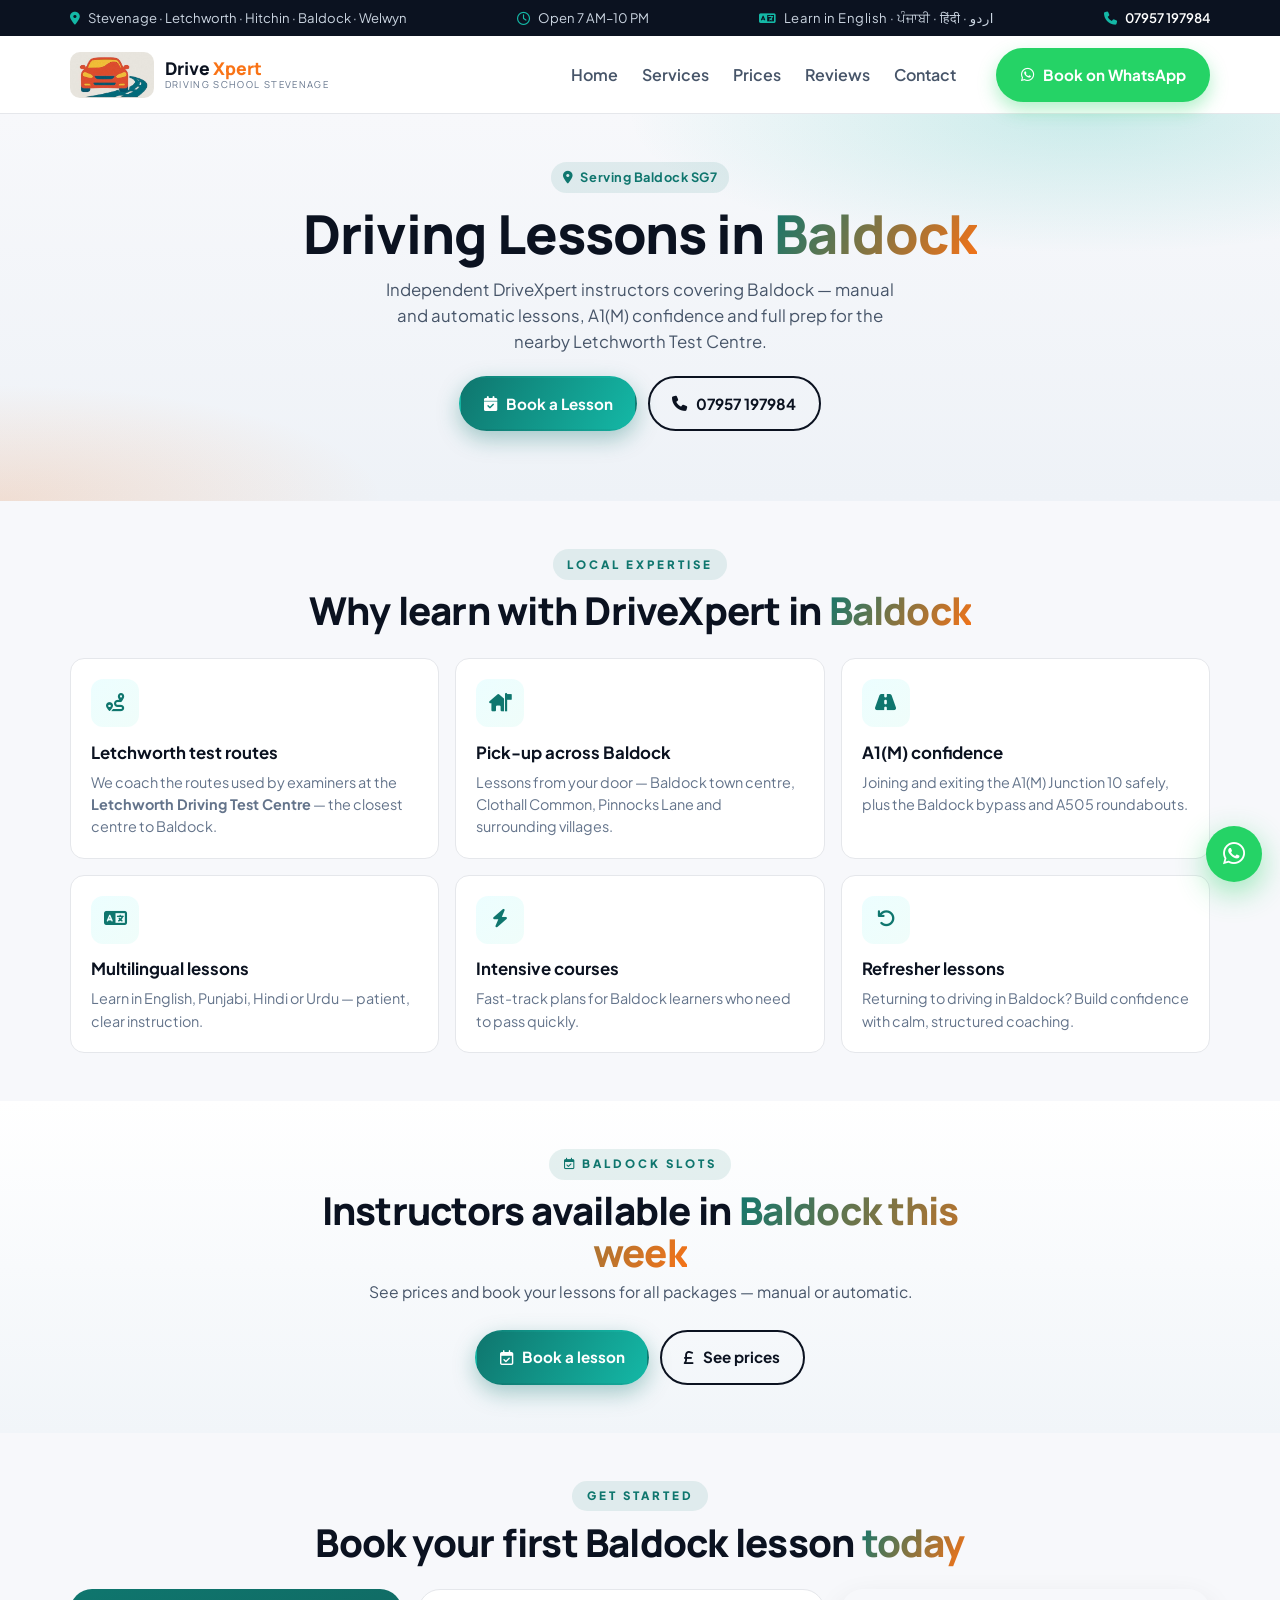
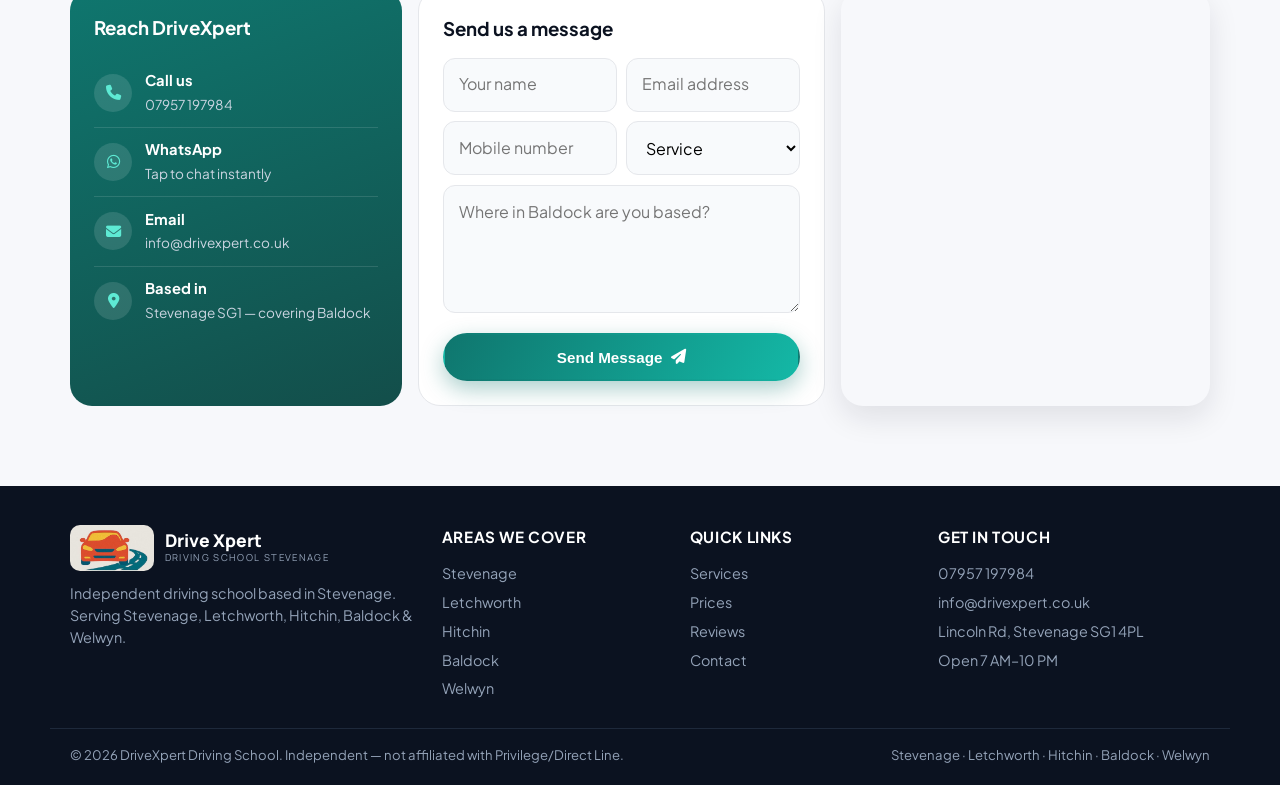
<file: driving-lessons-baldock.html>
<!DOCTYPE html>
<html lang="en">
<head>
    <meta charset="UTF-8">
    <meta name="viewport" content="width=device-width, initial-scale=1.0">
    <title>Driving Lessons in Baldock | DriveXpert Independent Driving School</title>
    <meta name="description" content="Independent driving school in Baldock SG7. Manual and automatic lessons with instructors who know the A1(M) junctions, Baldock bypass and the nearby Letchworth Driving Test Centre.">
    <link rel="canonical" href="https://www.drivexpert.co.uk/driving-lessons-baldock.html">
    <meta property="og:title" content="Driving Lessons in Baldock — DriveXpert">
    <meta property="og:description" content="Independent driving school covering Baldock. Manual & automatic lessons.">
    <meta property="og:url" content="https://www.drivexpert.co.uk/driving-lessons-baldock.html">
    <meta property="og:image" content="https://www.drivexpert.co.uk/images/drivexpert-logo-navbar.jpeg">
    <link rel="preconnect" href="https://fonts.googleapis.com">
    <link rel="preconnect" href="https://fonts.gstatic.com" crossorigin>
    <link href="https://fonts.googleapis.com/css2?family=Plus+Jakarta+Sans:wght@400;500;600;700;800&family=Manrope:wght@400;500;600;700;800&display=swap" rel="stylesheet">
    <link rel="stylesheet" href="https://cdnjs.cloudflare.com/ajax/libs/font-awesome/6.5.1/css/all.min.css">
    <link rel="stylesheet" href="styles.css">
    <script type="application/ld+json">
    {"@context":"https://schema.org","@type":["LocalBusiness","DrivingSchool"],"name":"DriveXpert Driving School — Baldock","url":"https://www.drivexpert.co.uk/driving-lessons-baldock.html","telephone":"+447957197984","areaServed":{"@type":"City","name":"Baldock"},"address":{"@type":"PostalAddress","addressLocality":"Baldock","addressRegion":"Hertfordshire","addressCountry":"GB"}}
    </script>
    <script>
    (function(w,d,s,l,i){w[l]=w[l]||[];w[l].push({'gtm.start':new Date().getTime(),event:'gtm.js'});var f=d.getElementsByTagName(s)[0],j=d.createElement(s),dl=l!='dataLayer'?'&l='+l:'';j.async=true;j.src='https://www.googletagmanager.com/gtm.js?id=GTM-MKSMNTF2'+dl;f.parentNode.insertBefore(j,f);})(window,document,'script','dataLayer','GTM-MKSMNTF2');
    </script>
</head>
<body>
<noscript><iframe src="https://www.googletagmanager.com/ns.html?id=GTM-MKSMNTF2" height="0" width="0" style="display:none;visibility:hidden"></iframe></noscript>

<div class="topbar">
    <div class="container topbar-inner">
        <span class="topbar-item"><i class="fas fa-map-marker-alt"></i> Stevenage · Letchworth · Hitchin · Baldock · Welwyn</span>
        <span class="topbar-item"><i class="far fa-clock"></i> Open 7 AM–10 PM</span>
        <span class="topbar-item topbar-langs"><i class="fas fa-language"></i> Learn in English · ਪੰਜਾਬੀ · हिंदी · اردو</span>
        <span class="topbar-item"><a href="tel:07957197984"><i class="fas fa-phone"></i> 07957 197984</a></span>
    </div>
</div>

<header class="nav">
    <div class="container nav-inner">
        <a href="index.html" class="brand">
            <img src="images/drivexpert-logo-navbar.jpeg" alt="DriveXpert" class="brand-logo">
            <span class="brand-text"><span class="brand-top"><b>Drive</b> <span class="x">Xpert</span></span><small>DRIVING SCHOOL STEVENAGE</small></span>
        </a>
        <nav class="nav-links">
            <a href="index.html">Home</a>
            <a href="index.html#services">Services</a>
            <a href="index.html#prices">Prices</a>
            <a href="index.html#reviews">Reviews</a>
            <a href="index.html#contact">Contact</a>
        </nav>
        <div class="nav-cta">
            <a href="https://wa.me/447957197984" target="_blank" class="btn btn-whats"><i class="fab fa-whatsapp"></i> Book on WhatsApp</a>
        </div>
        <button class="nav-toggle" aria-label="Menu"><span></span><span></span><span></span></button>
    </div>
</header>

<section class="hero">
    <div class="hero-bg"></div>
    <div class="container">
        <div class="hero-copy" style="max-width:760px;margin:0 auto;text-align:center;">
            <span class="pill"><i class="fas fa-map-marker-alt"></i> Serving Baldock SG7</span>
            <h1>Driving Lessons in <span class="grad-text">Baldock</span></h1>
            <p class="lead" style="margin-left:auto;margin-right:auto;">Independent DriveXpert instructors covering Baldock — manual and automatic lessons, A1(M) confidence and full prep for the nearby Letchworth Test Centre.</p>
            <div class="hero-cta" style="justify-content:center;">
                <a href="index.html#contact" class="btn btn-primary"><i class="fas fa-calendar-check"></i> Book a Lesson</a>
                <a href="tel:07957197984" class="btn btn-outline"><i class="fas fa-phone"></i> 07957 197984</a>
            </div>
        </div>
    </div>
</section>

<section class="section">
    <div class="container">
        <div class="section-head">
            <span class="eyebrow">Local Expertise</span>
            <h2>Why learn with DriveXpert in <span class="grad-text">Baldock</span></h2>
        </div>
        <div class="services-grid">
            <article class="srv"><i class="fas fa-route"></i><h3>Letchworth test routes</h3><p>We coach the routes used by examiners at the <strong>Letchworth Driving Test Centre</strong> — the closest centre to Baldock.</p></article>
            <article class="srv"><i class="fas fa-house-flag"></i><h3>Pick-up across Baldock</h3><p>Lessons from your door — Baldock town centre, Clothall Common, Pinnocks Lane and surrounding villages.</p></article>
            <article class="srv"><i class="fas fa-road"></i><h3>A1(M) confidence</h3><p>Joining and exiting the A1(M) Junction 10 safely, plus the Baldock bypass and A505 roundabouts.</p></article>
            <article class="srv"><i class="fas fa-language"></i><h3>Multilingual lessons</h3><p>Learn in English, Punjabi, Hindi or Urdu — patient, clear instruction.</p></article>
            <article class="srv"><i class="fas fa-bolt"></i><h3>Intensive courses</h3><p>Fast-track plans for Baldock learners who need to pass quickly.</p></article>
            <article class="srv"><i class="fas fa-undo"></i><h3>Refresher lessons</h3><p>Returning to driving in Baldock? Build confidence with calm, structured coaching.</p></article>
        </div>
    </div>
</section>

<section class="section availability">
    <div class="container">
        <div class="section-head">
            <span class="eyebrow"><i class="far fa-calendar-check"></i> Baldock Slots</span>
            <h2>Instructors available in <span class="grad-text">Baldock this week</span></h2>
            <p class="lead-sub">See prices and book your lessons for all packages — manual or automatic.</p>
        </div>
        <div style="text-align:center;">
            <a href="index.html#contact" class="btn btn-primary"><i class="far fa-calendar-check"></i> Book a lesson</a>
            <a href="index.html#prices" class="btn btn-outline" style="margin-left:.5rem;"><i class="fas fa-pound-sign"></i> See prices</a>
        </div>
    </div>
</section>

<section class="section contact">
    <div class="container">
        <div class="section-head">
            <span class="eyebrow">Get Started</span>
            <h2>Book your first Baldock lesson <span class="grad-text">today</span></h2>
        </div>
        <div class="contact-grid">
            <div class="contact-info">
                <h3>Reach DriveXpert</h3>
                <a href="tel:07957197984" class="ci-row"><i class="fas fa-phone"></i><div><strong>Call us</strong><span>07957 197984</span></div></a>
                <a href="https://wa.me/447957197984" target="_blank" class="ci-row"><i class="fab fa-whatsapp"></i><div><strong>WhatsApp</strong><span>Tap to chat instantly</span></div></a>
                <a href="mailto:info@drivexpert.co.uk" class="ci-row"><i class="fas fa-envelope"></i><div><strong>Email</strong><span>info@drivexpert.co.uk</span></div></a>
                <a href="https://www.google.com/maps/place/DriveXpert+Driving+School/@51.926506,-0.1731403,17z" target="_blank" class="ci-row"><i class="fas fa-map-marker-alt"></i><div><strong>Based in</strong><span>Stevenage SG1 — covering Baldock</span></div></a>
            </div>
            <form class="contact-form" action="https://formspree.io/f/mldnvqpw" method="POST">
                <h3>Send us a message</h3>
                <input type="hidden" name="_subject" value="Lead — Baldock page">
                <input type="hidden" name="area" value="Baldock">
                <div class="row">
                    <input type="text" name="name" placeholder="Your name" required>
                    <input type="email" name="email" placeholder="Email address" required>
                </div>
                <div class="row">
                    <input type="tel" name="phone" placeholder="Mobile number">
                    <select name="service" required>
                        <option value="">Service</option>
                        <option>Adult Lessons</option>
                        <option>Manual / Automatic</option>
                        <option>Intensive Course</option>
                        <option>Refresher</option>
                    </select>
                </div>
                <textarea name="message" rows="4" placeholder="Where in Baldock are you based?" required></textarea>
                <button type="submit" class="btn btn-primary btn-block">Send Message <i class="fas fa-paper-plane"></i></button>
            </form>
            <div class="contact-map">
                <iframe src="https://www.google.com/maps?q=Baldock,+UK&output=embed" width="100%" height="100%" style="border:0;" allowfullscreen="" loading="lazy" referrerpolicy="no-referrer-when-downgrade" title="Letchworth Driving Test Centre"></iframe>
            </div>
        </div>
    </div>
</section>

<footer class="footer">
    <div class="container footer-grid">
        <div>
            <div class="brand brand-foot">
                <img src="images/drivexpert-logo-navbar.jpeg" alt="DriveXpert" class="brand-logo">
                <span class="brand-text"><span class="brand-top"><b>Drive</b> <span class="x">Xpert</span></span><small>DRIVING SCHOOL STEVENAGE</small></span>
            </div>
            <p class="muted">Independent driving school based in Stevenage. Serving Stevenage, Letchworth, Hitchin, Baldock &amp; Welwyn.</p>
        </div>
        <div>
            <h4>Areas We Cover</h4>
            <ul>
                <li><a href="driving-lessons-stevenage.html">Stevenage</a></li>
                <li><a href="driving-lessons-baldock.html">Letchworth</a></li>
                <li><a href="driving-lessons-hitchin.html">Hitchin</a></li>
                <li><a href="driving-lessons-baldock.html">Baldock</a></li>
                <li><a href="driving-lessons-welwyn.html">Welwyn</a></li>
            </ul>
        </div>
        <div>
            <h4>Quick Links</h4>
            <ul><li><a href="index.html#services">Services</a></li><li><a href="index.html#prices">Prices</a></li><li><a href="index.html#reviews">Reviews</a></li><li><a href="index.html#contact">Contact</a></li></ul>
        </div>
        <div>
            <h4>Get in Touch</h4>
            <p><a href="tel:07957197984">07957 197984</a></p>
            <p><a href="mailto:info@drivexpert.co.uk">info@drivexpert.co.uk</a></p>
            <p>Lincoln Rd, Stevenage SG1 4PL</p>
            <p>Open 7 AM–10 PM</p>
        </div>
    </div>
    <div class="container footer-bottom">
        <span>&copy; <span id="yr"></span> DriveXpert Driving School. Independent — not affiliated with Privilege/Direct Line.</span>
        <span>Stevenage · Letchworth · Hitchin · Baldock · Welwyn</span>
    </div>
</footer>

<a href="https://wa.me/447957197984" target="_blank" class="float-whats" aria-label="WhatsApp"><i class="fab fa-whatsapp"></i></a>
<script src="script.js"></script>
</body>
</html>
</file>
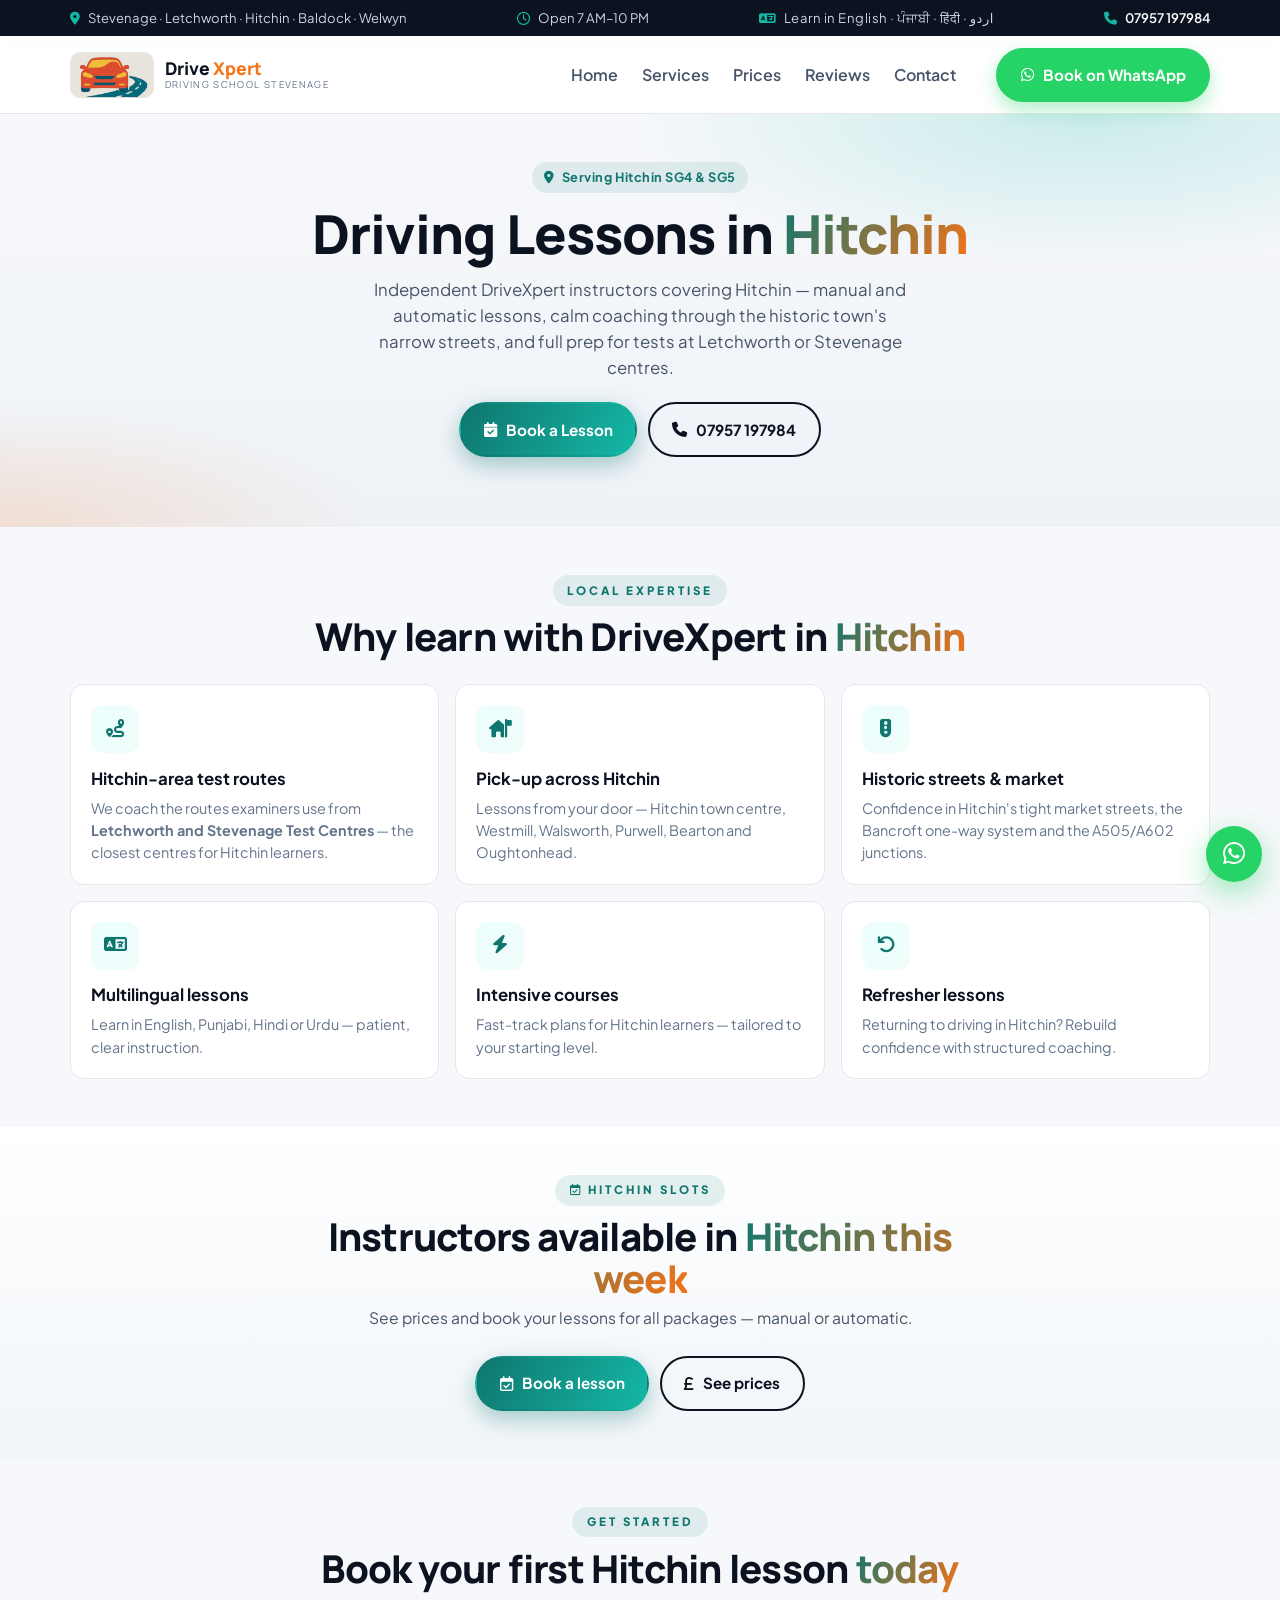
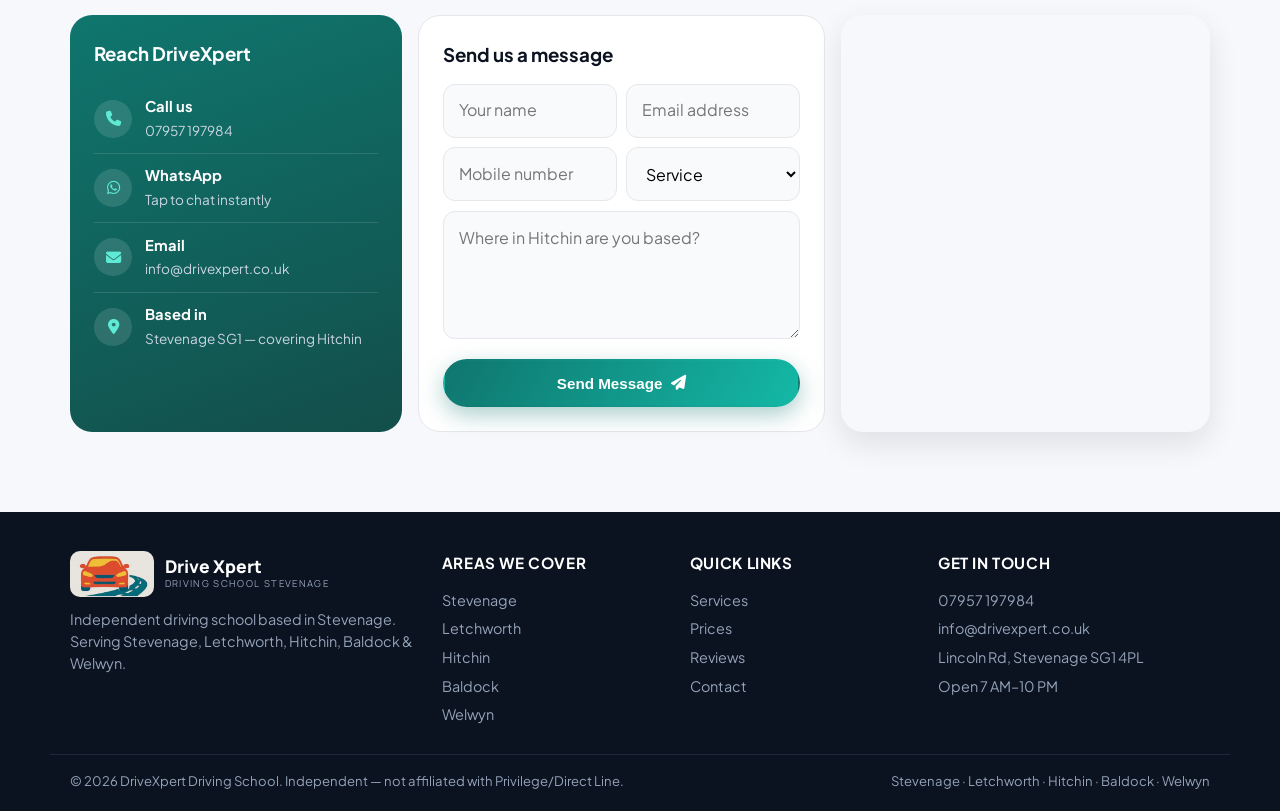
<file: driving-lessons-hitchin.html>
<!DOCTYPE html>
<html lang="en">
<head>
    <meta charset="UTF-8">
    <meta name="viewport" content="width=device-width, initial-scale=1.0">
    <title>Driving Lessons in Hitchin | DriveXpert Independent Driving School</title>
    <meta name="description" content="Independent driving school in Hitchin SG4/SG5. Manual and automatic lessons with local instructors who know the Hitchin streets and use the Stevenage and Letchworth test centres for practical tests.">
    <link rel="canonical" href="https://www.drivexpert.co.uk/driving-lessons-hitchin.html">
    <meta property="og:title" content="Driving Lessons in Hitchin — DriveXpert">
    <meta property="og:description" content="Independent driving school covering Hitchin. Manual & automatic lessons.">
    <meta property="og:url" content="https://www.drivexpert.co.uk/driving-lessons-hitchin.html">
    <meta property="og:image" content="https://www.drivexpert.co.uk/images/drivexpert-logo-navbar.jpeg">
    <link rel="preconnect" href="https://fonts.googleapis.com">
    <link rel="preconnect" href="https://fonts.gstatic.com" crossorigin>
    <link href="https://fonts.googleapis.com/css2?family=Plus+Jakarta+Sans:wght@400;500;600;700;800&family=Manrope:wght@400;500;600;700;800&display=swap" rel="stylesheet">
    <link rel="stylesheet" href="https://cdnjs.cloudflare.com/ajax/libs/font-awesome/6.5.1/css/all.min.css">
    <link rel="stylesheet" href="styles.css">
    <script type="application/ld+json">
    {"@context":"https://schema.org","@type":["LocalBusiness","DrivingSchool"],"name":"DriveXpert Driving School — Hitchin","url":"https://www.drivexpert.co.uk/driving-lessons-hitchin.html","telephone":"+447957197984","areaServed":{"@type":"City","name":"Hitchin"},"address":{"@type":"PostalAddress","addressLocality":"Hitchin","addressRegion":"Hertfordshire","addressCountry":"GB"}}
    </script>
    <script>
    (function(w,d,s,l,i){w[l]=w[l]||[];w[l].push({'gtm.start':new Date().getTime(),event:'gtm.js'});var f=d.getElementsByTagName(s)[0],j=d.createElement(s),dl=l!='dataLayer'?'&l='+l:'';j.async=true;j.src='https://www.googletagmanager.com/gtm.js?id=GTM-MKSMNTF2'+dl;f.parentNode.insertBefore(j,f);})(window,document,'script','dataLayer','GTM-MKSMNTF2');
    </script>
</head>
<body>
<noscript><iframe src="https://www.googletagmanager.com/ns.html?id=GTM-MKSMNTF2" height="0" width="0" style="display:none;visibility:hidden"></iframe></noscript>

<div class="topbar">
    <div class="container topbar-inner">
        <span class="topbar-item"><i class="fas fa-map-marker-alt"></i> Stevenage · Letchworth · Hitchin · Baldock · Welwyn</span>
        <span class="topbar-item"><i class="far fa-clock"></i> Open 7 AM–10 PM</span>
        <span class="topbar-item topbar-langs"><i class="fas fa-language"></i> Learn in English · ਪੰਜਾਬੀ · हिंदी · اردو</span>
        <span class="topbar-item"><a href="tel:07957197984"><i class="fas fa-phone"></i> 07957 197984</a></span>
    </div>
</div>

<header class="nav">
    <div class="container nav-inner">
        <a href="index.html" class="brand">
            <img src="images/drivexpert-logo-navbar.jpeg" alt="DriveXpert" class="brand-logo">
            <span class="brand-text"><span class="brand-top"><b>Drive</b> <span class="x">Xpert</span></span><small>DRIVING SCHOOL STEVENAGE</small></span>
        </a>
        <nav class="nav-links">
            <a href="index.html">Home</a>
            <a href="index.html#services">Services</a>
            <a href="index.html#prices">Prices</a>
            <a href="index.html#reviews">Reviews</a>
            <a href="index.html#contact">Contact</a>
        </nav>
        <div class="nav-cta">
            <a href="https://wa.me/447957197984" target="_blank" class="btn btn-whats"><i class="fab fa-whatsapp"></i> Book on WhatsApp</a>
        </div>
        <button class="nav-toggle" aria-label="Menu"><span></span><span></span><span></span></button>
    </div>
</header>

<section class="hero">
    <div class="hero-bg"></div>
    <div class="container">
        <div class="hero-copy" style="max-width:760px;margin:0 auto;text-align:center;">
            <span class="pill"><i class="fas fa-map-marker-alt"></i> Serving Hitchin SG4 &amp; SG5</span>
            <h1>Driving Lessons in <span class="grad-text">Hitchin</span></h1>
            <p class="lead" style="margin-left:auto;margin-right:auto;">Independent DriveXpert instructors covering Hitchin — manual and automatic lessons, calm coaching through the historic town's narrow streets, and full prep for tests at Letchworth or Stevenage centres.</p>
            <div class="hero-cta" style="justify-content:center;">
                <a href="index.html#contact" class="btn btn-primary"><i class="fas fa-calendar-check"></i> Book a Lesson</a>
                <a href="tel:07957197984" class="btn btn-outline"><i class="fas fa-phone"></i> 07957 197984</a>
            </div>
        </div>
    </div>
</section>

<section class="section">
    <div class="container">
        <div class="section-head">
            <span class="eyebrow">Local Expertise</span>
            <h2>Why learn with DriveXpert in <span class="grad-text">Hitchin</span></h2>
        </div>
        <div class="services-grid">
            <article class="srv"><i class="fas fa-route"></i><h3>Hitchin-area test routes</h3><p>We coach the routes examiners use from <strong>Letchworth and Stevenage Test Centres</strong> — the closest centres for Hitchin learners.</p></article>
            <article class="srv"><i class="fas fa-house-flag"></i><h3>Pick-up across Hitchin</h3><p>Lessons from your door — Hitchin town centre, Westmill, Walsworth, Purwell, Bearton and Oughtonhead.</p></article>
            <article class="srv"><i class="fas fa-traffic-light"></i><h3>Historic streets &amp; market</h3><p>Confidence in Hitchin's tight market streets, the Bancroft one-way system and the A505/A602 junctions.</p></article>
            <article class="srv"><i class="fas fa-language"></i><h3>Multilingual lessons</h3><p>Learn in English, Punjabi, Hindi or Urdu — patient, clear instruction.</p></article>
            <article class="srv"><i class="fas fa-bolt"></i><h3>Intensive courses</h3><p>Fast-track plans for Hitchin learners — tailored to your starting level.</p></article>
            <article class="srv"><i class="fas fa-undo"></i><h3>Refresher lessons</h3><p>Returning to driving in Hitchin? Rebuild confidence with structured coaching.</p></article>
        </div>
    </div>
</section>

<section class="section availability">
    <div class="container">
        <div class="section-head">
            <span class="eyebrow"><i class="far fa-calendar-check"></i> Hitchin Slots</span>
            <h2>Instructors available in <span class="grad-text">Hitchin this week</span></h2>
            <p class="lead-sub">See prices and book your lessons for all packages — manual or automatic.</p>
        </div>
        <div style="text-align:center;">
            <a href="index.html#contact" class="btn btn-primary"><i class="far fa-calendar-check"></i> Book a lesson</a>
            <a href="index.html#prices" class="btn btn-outline" style="margin-left:.5rem;"><i class="fas fa-pound-sign"></i> See prices</a>
        </div>
    </div>
</section>

<section class="section contact">
    <div class="container">
        <div class="section-head">
            <span class="eyebrow">Get Started</span>
            <h2>Book your first Hitchin lesson <span class="grad-text">today</span></h2>
        </div>
        <div class="contact-grid">
            <div class="contact-info">
                <h3>Reach DriveXpert</h3>
                <a href="tel:07957197984" class="ci-row"><i class="fas fa-phone"></i><div><strong>Call us</strong><span>07957 197984</span></div></a>
                <a href="https://wa.me/447957197984" target="_blank" class="ci-row"><i class="fab fa-whatsapp"></i><div><strong>WhatsApp</strong><span>Tap to chat instantly</span></div></a>
                <a href="mailto:info@drivexpert.co.uk" class="ci-row"><i class="fas fa-envelope"></i><div><strong>Email</strong><span>info@drivexpert.co.uk</span></div></a>
                <a href="https://www.google.com/maps/place/DriveXpert+Driving+School/@51.926506,-0.1731403,17z" target="_blank" class="ci-row"><i class="fas fa-map-marker-alt"></i><div><strong>Based in</strong><span>Stevenage SG1 — covering Hitchin</span></div></a>
            </div>
            <form class="contact-form" action="https://formspree.io/f/mldnvqpw" method="POST">
                <h3>Send us a message</h3>
                <input type="hidden" name="_subject" value="Lead — Hitchin page">
                <input type="hidden" name="area" value="Hitchin">
                <div class="row">
                    <input type="text" name="name" placeholder="Your name" required>
                    <input type="email" name="email" placeholder="Email address" required>
                </div>
                <div class="row">
                    <input type="tel" name="phone" placeholder="Mobile number">
                    <select name="service" required>
                        <option value="">Service</option>
                        <option>Adult Lessons</option>
                        <option>Manual / Automatic</option>
                        <option>Intensive Course</option>
                        <option>Refresher</option>
                    </select>
                </div>
                <textarea name="message" rows="4" placeholder="Where in Hitchin are you based?" required></textarea>
                <button type="submit" class="btn btn-primary btn-block">Send Message <i class="fas fa-paper-plane"></i></button>
            </form>
            <div class="contact-map">
                <iframe src="https://www.google.com/maps?q=Hitchin,+UK&output=embed" width="100%" height="100%" style="border:0;" allowfullscreen="" loading="lazy" referrerpolicy="no-referrer-when-downgrade" title="Letchworth Driving Test Centre"></iframe>
            </div>
        </div>
    </div>
</section>

<footer class="footer">
    <div class="container footer-grid">
        <div>
            <div class="brand brand-foot">
                <img src="images/drivexpert-logo-navbar.jpeg" alt="DriveXpert" class="brand-logo">
                <span class="brand-text"><span class="brand-top"><b>Drive</b> <span class="x">Xpert</span></span><small>DRIVING SCHOOL STEVENAGE</small></span>
            </div>
            <p class="muted">Independent driving school based in Stevenage. Serving Stevenage, Letchworth, Hitchin, Baldock &amp; Welwyn.</p>
        </div>
        <div>
            <h4>Areas We Cover</h4>
            <ul>
                <li><a href="driving-lessons-stevenage.html">Stevenage</a></li>
                <li><a href="driving-lessons-hitchin.html">Letchworth</a></li>
                <li><a href="driving-lessons-hitchin.html">Hitchin</a></li>
                <li><a href="driving-lessons-baldock.html">Baldock</a></li>
                <li><a href="driving-lessons-welwyn.html">Welwyn</a></li>
            </ul>
        </div>
        <div>
            <h4>Quick Links</h4>
            <ul><li><a href="index.html#services">Services</a></li><li><a href="index.html#prices">Prices</a></li><li><a href="index.html#reviews">Reviews</a></li><li><a href="index.html#contact">Contact</a></li></ul>
        </div>
        <div>
            <h4>Get in Touch</h4>
            <p><a href="tel:07957197984">07957 197984</a></p>
            <p><a href="mailto:info@drivexpert.co.uk">info@drivexpert.co.uk</a></p>
            <p>Lincoln Rd, Stevenage SG1 4PL</p>
            <p>Open 7 AM–10 PM</p>
        </div>
    </div>
    <div class="container footer-bottom">
        <span>&copy; <span id="yr"></span> DriveXpert Driving School. Independent — not affiliated with Privilege/Direct Line.</span>
        <span>Stevenage · Letchworth · Hitchin · Baldock · Welwyn</span>
    </div>
</footer>

<a href="https://wa.me/447957197984" target="_blank" class="float-whats" aria-label="WhatsApp"><i class="fab fa-whatsapp"></i></a>
<script src="script.js"></script>
</body>
</html>
</file>
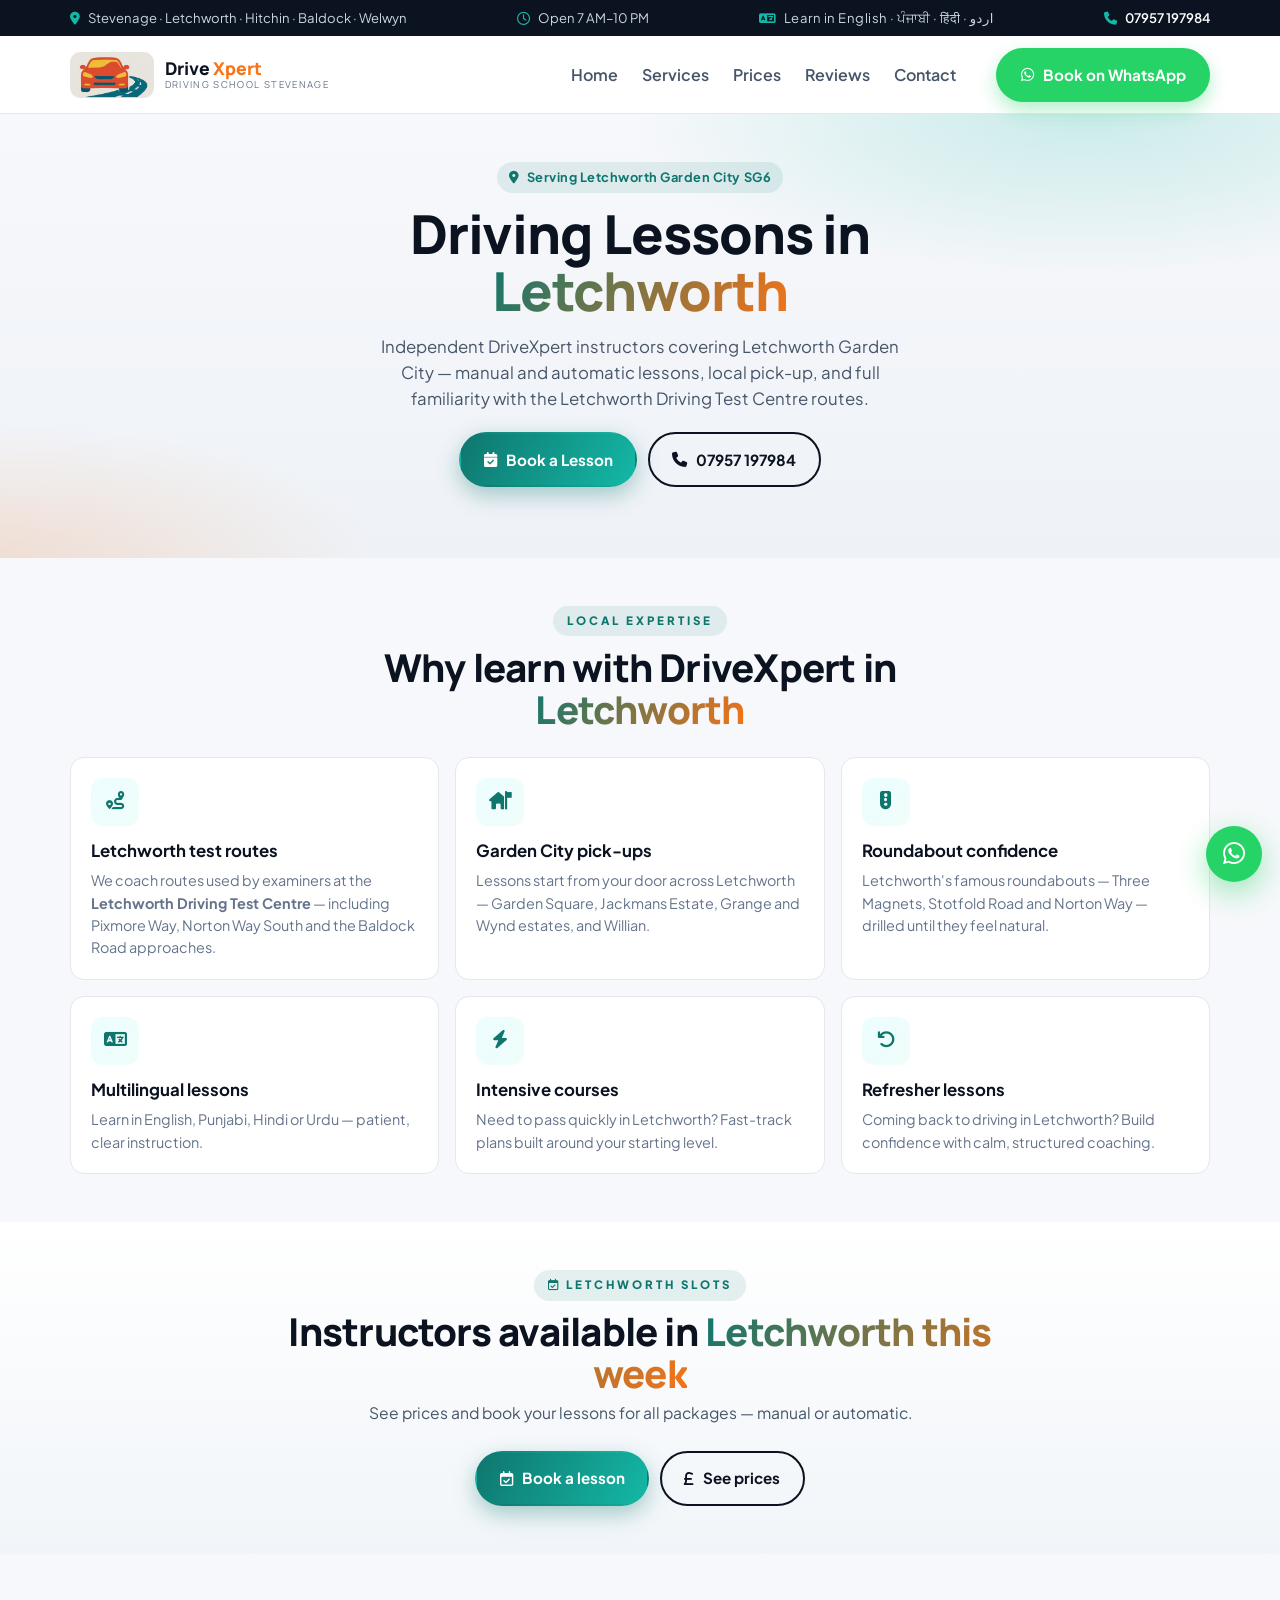
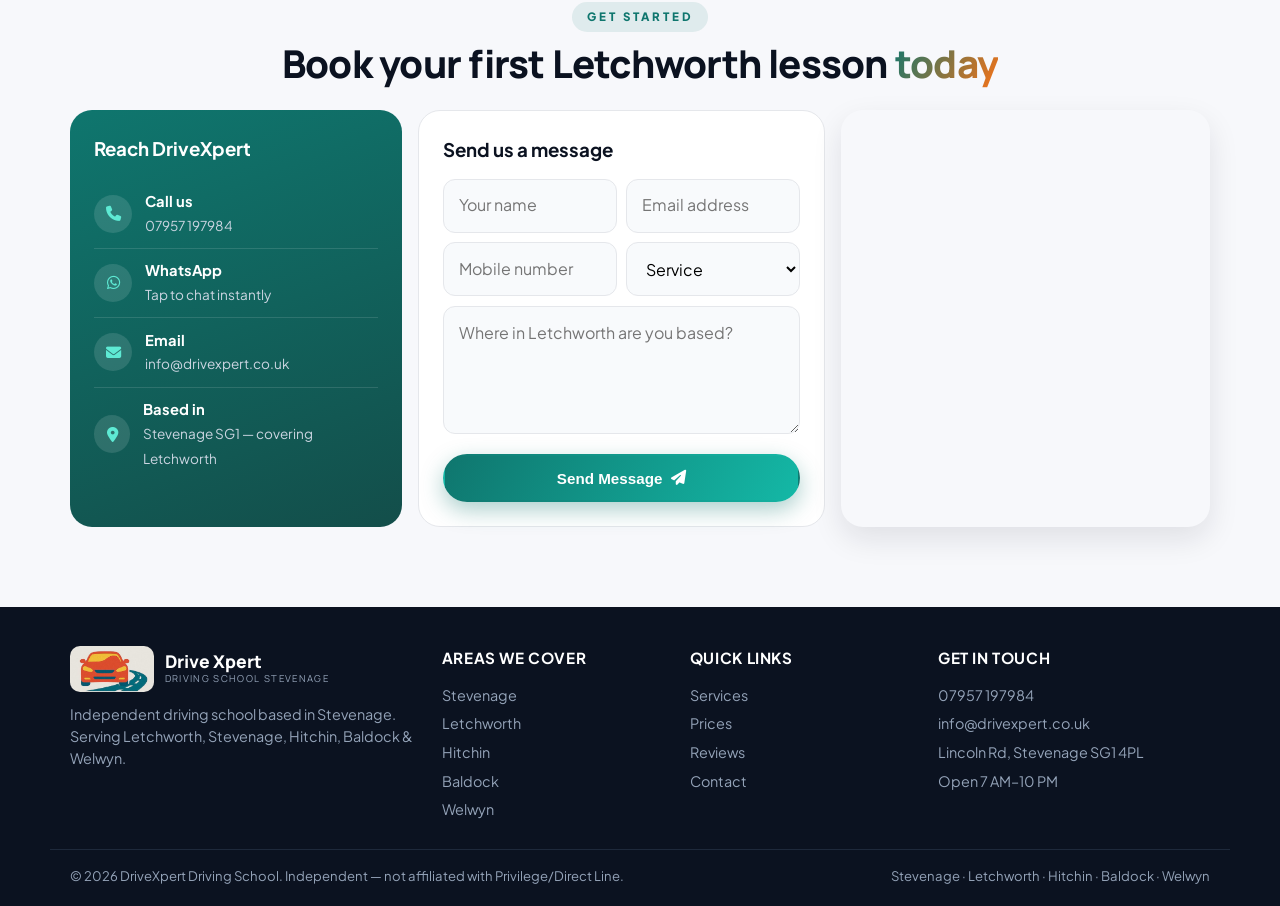
<file: driving-lessons-letchworth.html>
<!DOCTYPE html>
<html lang="en">
<head>
    <meta charset="UTF-8">
    <meta name="viewport" content="width=device-width, initial-scale=1.0">
    <title>Driving Lessons in Letchworth Garden City | DriveXpert Independent Driving School</title>
    <meta name="description" content="Independent driving school offering manual and automatic driving lessons in Letchworth Garden City SG6. Local instructors who know the Letchworth Driving Test Centre routes — Pixmore Way, Norton Way and the Garden City roundabouts.">
    <link rel="canonical" href="https://www.drivexpert.co.uk/driving-lessons-letchworth.html">
    <meta property="og:title" content="Driving Lessons in Letchworth — DriveXpert">
    <meta property="og:description" content="Independent driving school covering Letchworth Garden City. Manual & automatic lessons.">
    <meta property="og:url" content="https://www.drivexpert.co.uk/driving-lessons-letchworth.html">
    <meta property="og:image" content="https://www.drivexpert.co.uk/images/drivexpert-logo-navbar.jpeg">
    <link rel="preconnect" href="https://fonts.googleapis.com">
    <link rel="preconnect" href="https://fonts.gstatic.com" crossorigin>
    <link href="https://fonts.googleapis.com/css2?family=Plus+Jakarta+Sans:wght@400;500;600;700;800&family=Manrope:wght@400;500;600;700;800&display=swap" rel="stylesheet">
    <link rel="stylesheet" href="https://cdnjs.cloudflare.com/ajax/libs/font-awesome/6.5.1/css/all.min.css">
    <link rel="stylesheet" href="styles.css">
    <script type="application/ld+json">
    {"@context":"https://schema.org","@type":["LocalBusiness","DrivingSchool"],"name":"DriveXpert Driving School — Letchworth","url":"https://www.drivexpert.co.uk/driving-lessons-letchworth.html","telephone":"+447957197984","areaServed":{"@type":"City","name":"Letchworth Garden City"},"address":{"@type":"PostalAddress","addressLocality":"Letchworth","addressRegion":"Hertfordshire","addressCountry":"GB"}}
    </script>
    <script>
    (function(w,d,s,l,i){w[l]=w[l]||[];w[l].push({'gtm.start':new Date().getTime(),event:'gtm.js'});var f=d.getElementsByTagName(s)[0],j=d.createElement(s),dl=l!='dataLayer'?'&l='+l:'';j.async=true;j.src='https://www.googletagmanager.com/gtm.js?id=GTM-MKSMNTF2'+dl;f.parentNode.insertBefore(j,f);})(window,document,'script','dataLayer','GTM-MKSMNTF2');
    </script>
</head>
<body>
<noscript><iframe src="https://www.googletagmanager.com/ns.html?id=GTM-MKSMNTF2" height="0" width="0" style="display:none;visibility:hidden"></iframe></noscript>

<div class="topbar">
    <div class="container topbar-inner">
        <span class="topbar-item"><i class="fas fa-map-marker-alt"></i> Stevenage · Letchworth · Hitchin · Baldock · Welwyn</span>
        <span class="topbar-item"><i class="far fa-clock"></i> Open 7 AM–10 PM</span>
        <span class="topbar-item topbar-langs"><i class="fas fa-language"></i> Learn in English · ਪੰਜਾਬੀ · हिंदी · اردو</span>
        <span class="topbar-item"><a href="tel:07957197984"><i class="fas fa-phone"></i> 07957 197984</a></span>
    </div>
</div>

<header class="nav">
    <div class="container nav-inner">
        <a href="index.html" class="brand">
            <img src="images/drivexpert-logo-navbar.jpeg" alt="DriveXpert" class="brand-logo">
            <span class="brand-text"><span class="brand-top"><b>Drive</b> <span class="x">Xpert</span></span><small>DRIVING SCHOOL STEVENAGE</small></span>
        </a>
        <nav class="nav-links">
            <a href="index.html">Home</a>
            <a href="index.html#services">Services</a>
            <a href="index.html#prices">Prices</a>
            <a href="index.html#reviews">Reviews</a>
            <a href="index.html#contact">Contact</a>
        </nav>
        <div class="nav-cta">
            <a href="https://wa.me/447957197984" target="_blank" class="btn btn-whats"><i class="fab fa-whatsapp"></i> Book on WhatsApp</a>
        </div>
        <button class="nav-toggle" aria-label="Menu"><span></span><span></span><span></span></button>
    </div>
</header>

<section class="hero">
    <div class="hero-bg"></div>
    <div class="container">
        <div class="hero-copy" style="max-width:760px;margin:0 auto;text-align:center;">
            <span class="pill"><i class="fas fa-map-marker-alt"></i> Serving Letchworth Garden City SG6</span>
            <h1>Driving Lessons in <span class="grad-text">Letchworth</span></h1>
            <p class="lead" style="margin-left:auto;margin-right:auto;">Independent DriveXpert instructors covering Letchworth Garden City — manual and automatic lessons, local pick-up, and full familiarity with the Letchworth Driving Test Centre routes.</p>
            <div class="hero-cta" style="justify-content:center;">
                <a href="index.html#contact" class="btn btn-primary"><i class="fas fa-calendar-check"></i> Book a Lesson</a>
                <a href="tel:07957197984" class="btn btn-outline"><i class="fas fa-phone"></i> 07957 197984</a>
            </div>
        </div>
    </div>
</section>

<section class="section">
    <div class="container">
        <div class="section-head">
            <span class="eyebrow">Local Expertise</span>
            <h2>Why learn with DriveXpert in <span class="grad-text">Letchworth</span></h2>
        </div>
        <div class="services-grid">
            <article class="srv"><i class="fas fa-route"></i><h3>Letchworth test routes</h3><p>We coach routes used by examiners at the <strong>Letchworth Driving Test Centre</strong> — including Pixmore Way, Norton Way South and the Baldock Road approaches.</p></article>
            <article class="srv"><i class="fas fa-house-flag"></i><h3>Garden City pick-ups</h3><p>Lessons start from your door across Letchworth — Garden Square, Jackmans Estate, Grange and Wynd estates, and Willian.</p></article>
            <article class="srv"><i class="fas fa-traffic-light"></i><h3>Roundabout confidence</h3><p>Letchworth's famous roundabouts — Three Magnets, Stotfold Road and Norton Way — drilled until they feel natural.</p></article>
            <article class="srv"><i class="fas fa-language"></i><h3>Multilingual lessons</h3><p>Learn in English, Punjabi, Hindi or Urdu — patient, clear instruction.</p></article>
            <article class="srv"><i class="fas fa-bolt"></i><h3>Intensive courses</h3><p>Need to pass quickly in Letchworth? Fast-track plans built around your starting level.</p></article>
            <article class="srv"><i class="fas fa-undo"></i><h3>Refresher lessons</h3><p>Coming back to driving in Letchworth? Build confidence with calm, structured coaching.</p></article>
        </div>
    </div>
</section>

<section class="section availability">
    <div class="container">
        <div class="section-head">
            <span class="eyebrow"><i class="far fa-calendar-check"></i> Letchworth Slots</span>
            <h2>Instructors available in <span class="grad-text">Letchworth this week</span></h2>
            <p class="lead-sub">See prices and book your lessons for all packages — manual or automatic.</p>
        </div>
        <div style="text-align:center;">
            <a href="index.html#contact" class="btn btn-primary"><i class="far fa-calendar-check"></i> Book a lesson</a>
            <a href="index.html#prices" class="btn btn-outline" style="margin-left:.5rem;"><i class="fas fa-pound-sign"></i> See prices</a>
        </div>
    </div>
</section>

<section class="section contact">
    <div class="container">
        <div class="section-head">
            <span class="eyebrow">Get Started</span>
            <h2>Book your first Letchworth lesson <span class="grad-text">today</span></h2>
        </div>
        <div class="contact-grid">
            <div class="contact-info">
                <h3>Reach DriveXpert</h3>
                <a href="tel:07957197984" class="ci-row"><i class="fas fa-phone"></i><div><strong>Call us</strong><span>07957 197984</span></div></a>
                <a href="https://wa.me/447957197984" target="_blank" class="ci-row"><i class="fab fa-whatsapp"></i><div><strong>WhatsApp</strong><span>Tap to chat instantly</span></div></a>
                <a href="mailto:info@drivexpert.co.uk" class="ci-row"><i class="fas fa-envelope"></i><div><strong>Email</strong><span>info@drivexpert.co.uk</span></div></a>
                <a href="https://www.google.com/maps/place/DriveXpert+Driving+School/@51.926506,-0.1731403,17z" target="_blank" class="ci-row"><i class="fas fa-map-marker-alt"></i><div><strong>Based in</strong><span>Stevenage SG1 — covering Letchworth</span></div></a>
            </div>
            <form class="contact-form" action="https://formspree.io/f/mldnvqpw" method="POST">
                <h3>Send us a message</h3>
                <input type="hidden" name="_subject" value="Lead — Letchworth page">
                <input type="hidden" name="area" value="Letchworth">
                <div class="row">
                    <input type="text" name="name" placeholder="Your name" required>
                    <input type="email" name="email" placeholder="Email address" required>
                </div>
                <div class="row">
                    <input type="tel" name="phone" placeholder="Mobile number">
                    <select name="service" required>
                        <option value="">Service</option>
                        <option>Adult Lessons</option>
                        <option>Manual / Automatic</option>
                        <option>Intensive Course</option>
                        <option>Refresher</option>
                    </select>
                </div>
                <textarea name="message" rows="4" placeholder="Where in Letchworth are you based?" required></textarea>
                <button type="submit" class="btn btn-primary btn-block">Send Message <i class="fas fa-paper-plane"></i></button>
            </form>
            <div class="contact-map">
                <iframe src="https://www.google.com/maps?q=Letchworth+Driving+Test+Centre&output=embed" width="100%" height="100%" style="border:0;" allowfullscreen="" loading="lazy" referrerpolicy="no-referrer-when-downgrade" title="Letchworth Driving Test Centre"></iframe>
            </div>
        </div>
    </div>
</section>

<footer class="footer">
    <div class="container footer-grid">
        <div>
            <div class="brand brand-foot">
                <img src="images/drivexpert-logo-navbar.jpeg" alt="DriveXpert" class="brand-logo">
                <span class="brand-text"><span class="brand-top"><b>Drive</b> <span class="x">Xpert</span></span><small>DRIVING SCHOOL STEVENAGE</small></span>
            </div>
            <p class="muted">Independent driving school based in Stevenage. Serving Letchworth, Stevenage, Hitchin, Baldock &amp; Welwyn.</p>
        </div>
        <div>
            <h4>Areas We Cover</h4>
            <ul>
                <li><a href="driving-lessons-stevenage.html">Stevenage</a></li>
                <li><a href="driving-lessons-letchworth.html">Letchworth</a></li>
                <li><a href="driving-lessons-hitchin.html">Hitchin</a></li>
                <li><a href="driving-lessons-baldock.html">Baldock</a></li>
                <li><a href="driving-lessons-welwyn.html">Welwyn</a></li>
            </ul>
        </div>
        <div>
            <h4>Quick Links</h4>
            <ul><li><a href="index.html#services">Services</a></li><li><a href="index.html#prices">Prices</a></li><li><a href="index.html#reviews">Reviews</a></li><li><a href="index.html#contact">Contact</a></li></ul>
        </div>
        <div>
            <h4>Get in Touch</h4>
            <p><a href="tel:07957197984">07957 197984</a></p>
            <p><a href="mailto:info@drivexpert.co.uk">info@drivexpert.co.uk</a></p>
            <p>Lincoln Rd, Stevenage SG1 4PL</p>
            <p>Open 7 AM–10 PM</p>
        </div>
    </div>
    <div class="container footer-bottom">
        <span>&copy; <span id="yr"></span> DriveXpert Driving School. Independent — not affiliated with Privilege/Direct Line.</span>
        <span>Stevenage · Letchworth · Hitchin · Baldock · Welwyn</span>
    </div>
</footer>

<a href="https://wa.me/447957197984" target="_blank" class="float-whats" aria-label="WhatsApp"><i class="fab fa-whatsapp"></i></a>
<script src="script.js"></script>
</body>
</html>
</file>
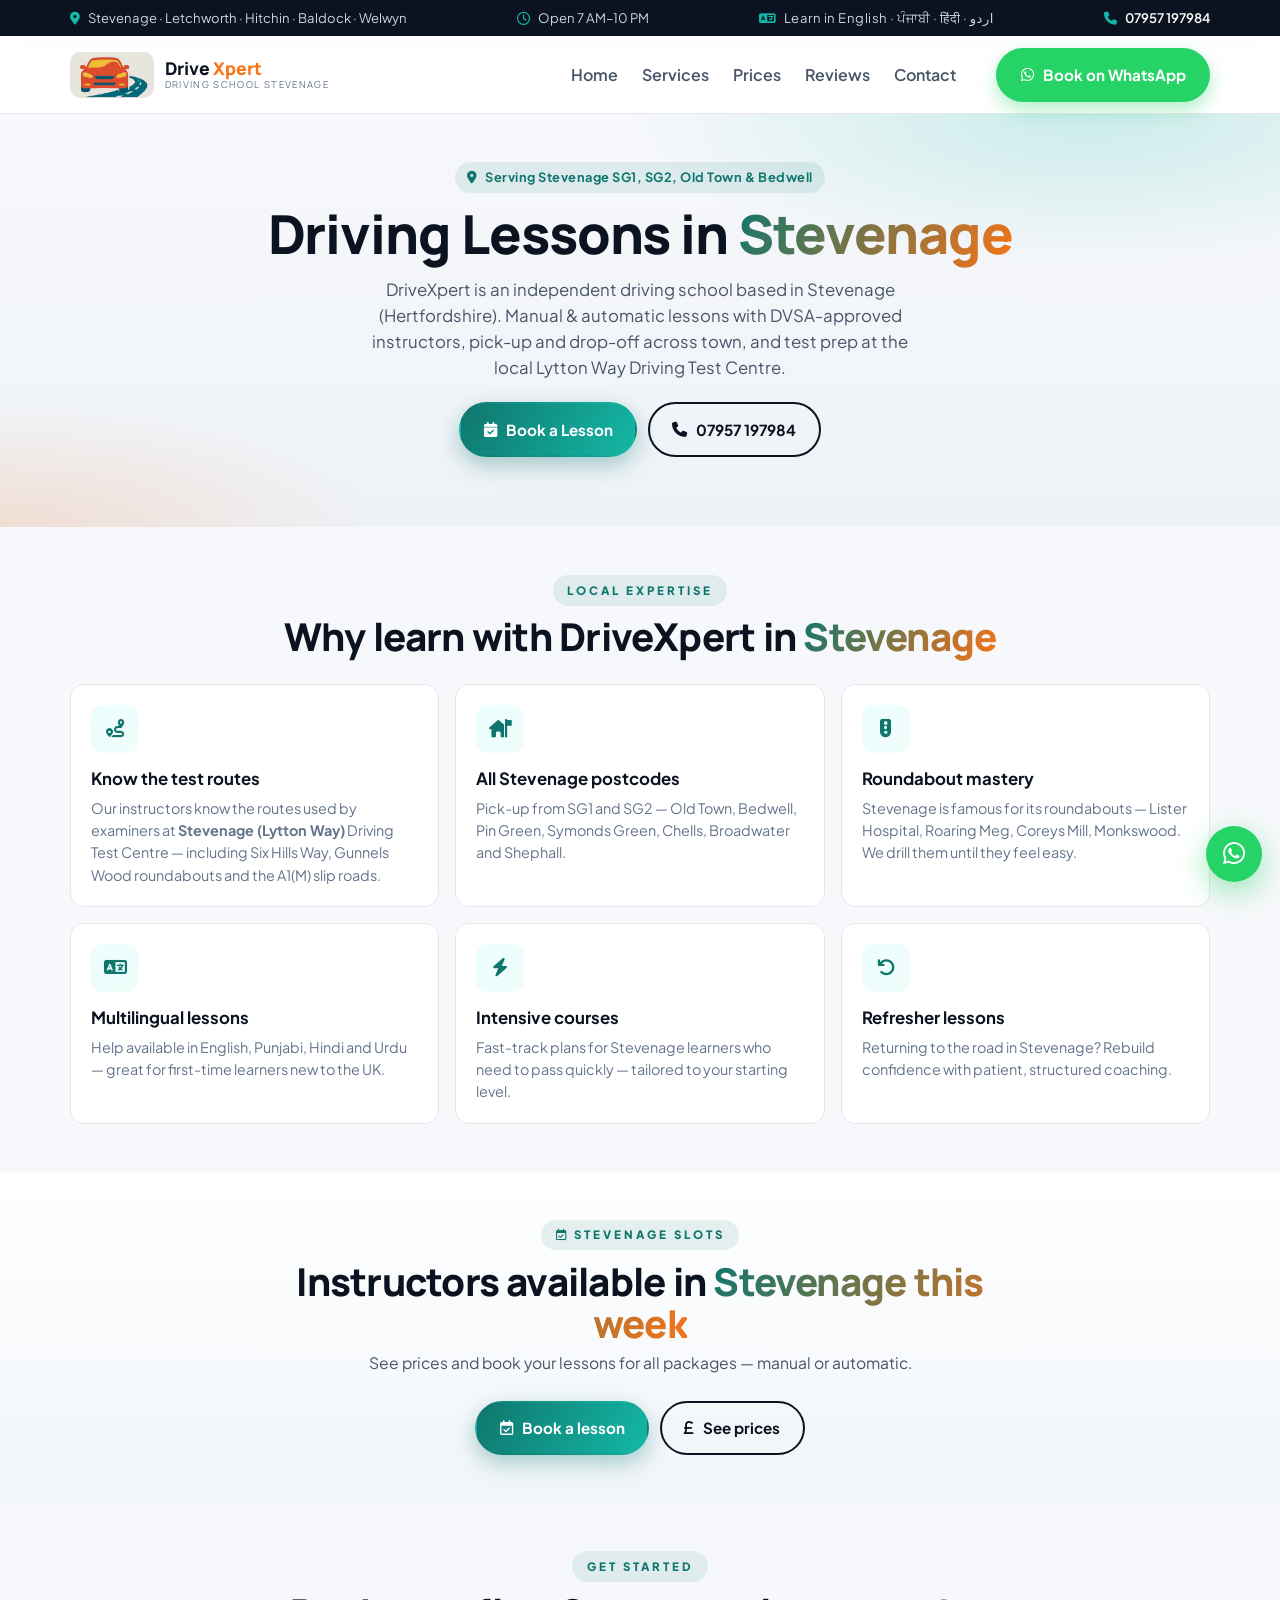
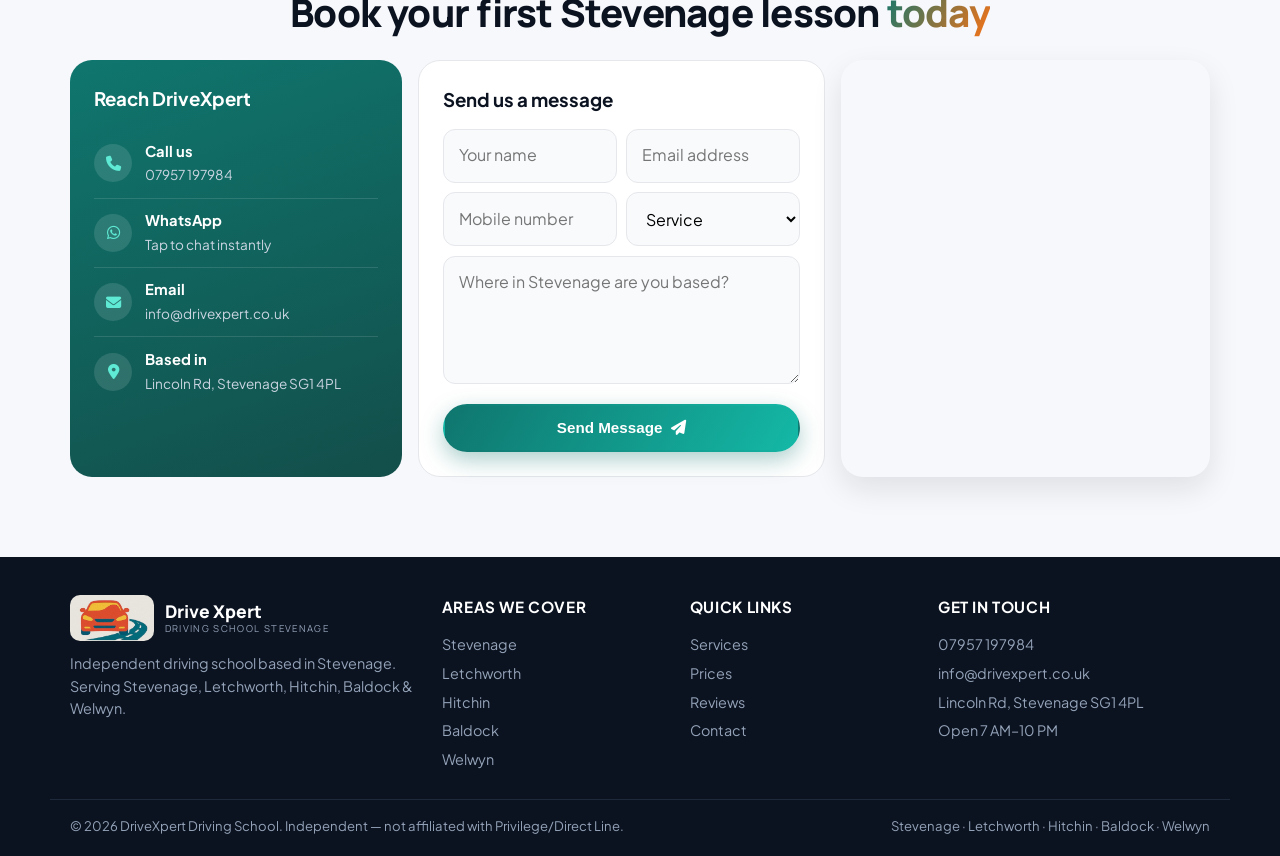
<file: driving-lessons-stevenage.html>
<!DOCTYPE html>
<html lang="en">
<head>
    <meta charset="UTF-8">
    <meta name="viewport" content="width=device-width, initial-scale=1.0">
    <title>Driving Lessons in Stevenage | DriveXpert Independent Driving School</title>
    <meta name="description" content="Independent driving school based in Stevenage. Manual and automatic driving lessons covering Stevenage SG1, SG2, Old Town and Bedwell. DVSA-approved instructors, test prep at Stevenage (Lytton Way) and Letchworth Test Centres.">
    <link rel="canonical" href="https://www.drivexpert.co.uk/driving-lessons-stevenage.html">
    <meta property="og:title" content="Driving Lessons in Stevenage — DriveXpert">
    <meta property="og:description" content="Independent driving school in Stevenage. Manual & automatic lessons with DVSA-approved instructors.">
    <meta property="og:url" content="https://www.drivexpert.co.uk/driving-lessons-stevenage.html">
    <meta property="og:image" content="https://www.drivexpert.co.uk/images/drivexpert-logo-navbar.jpeg">
    <link rel="preconnect" href="https://fonts.googleapis.com">
    <link rel="preconnect" href="https://fonts.gstatic.com" crossorigin>
    <link href="https://fonts.googleapis.com/css2?family=Plus+Jakarta+Sans:wght@400;500;600;700;800&family=Manrope:wght@400;500;600;700;800&display=swap" rel="stylesheet">
    <link rel="stylesheet" href="https://cdnjs.cloudflare.com/ajax/libs/font-awesome/6.5.1/css/all.min.css">
    <link rel="stylesheet" href="styles.css">
    <script type="application/ld+json">
    {
      "@context": "https://schema.org",
      "@type": ["LocalBusiness","DrivingSchool"],
      "name": "DriveXpert Driving School — Stevenage",
      "url": "https://www.drivexpert.co.uk/driving-lessons-stevenage.html",
      "telephone": "+447957197984",
      "areaServed": { "@type": "City", "name": "Stevenage" },
      "address": { "@type": "PostalAddress", "addressLocality": "Stevenage", "postalCode": "SG1 4PL", "addressRegion": "Hertfordshire", "addressCountry": "GB" }
    }
    </script>
    <script>
    (function(w,d,s,l,i){w[l]=w[l]||[];w[l].push({'gtm.start':new Date().getTime(),event:'gtm.js'});var f=d.getElementsByTagName(s)[0],j=d.createElement(s),dl=l!='dataLayer'?'&l='+l:'';j.async=true;j.src='https://www.googletagmanager.com/gtm.js?id=GTM-MKSMNTF2'+dl;f.parentNode.insertBefore(j,f);})(window,document,'script','dataLayer','GTM-MKSMNTF2');
    </script>
</head>
<body>
<noscript><iframe src="https://www.googletagmanager.com/ns.html?id=GTM-MKSMNTF2" height="0" width="0" style="display:none;visibility:hidden"></iframe></noscript>

<div class="topbar">
    <div class="container topbar-inner">
        <span class="topbar-item"><i class="fas fa-map-marker-alt"></i> Stevenage · Letchworth · Hitchin · Baldock · Welwyn</span>
        <span class="topbar-item"><i class="far fa-clock"></i> Open 7 AM–10 PM</span>
        <span class="topbar-item topbar-langs"><i class="fas fa-language"></i> Learn in English · ਪੰਜਾਬੀ · हिंदी · اردو</span>
        <span class="topbar-item"><a href="tel:07957197984"><i class="fas fa-phone"></i> 07957 197984</a></span>
    </div>
</div>

<header class="nav">
    <div class="container nav-inner">
        <a href="index.html" class="brand">
            <img src="images/drivexpert-logo-navbar.jpeg" alt="DriveXpert" class="brand-logo">
            <span class="brand-text"><span class="brand-top"><b>Drive</b> <span class="x">Xpert</span></span><small>DRIVING SCHOOL STEVENAGE</small></span>
        </a>
        <nav class="nav-links">
            <a href="index.html">Home</a>
            <a href="index.html#services">Services</a>
            <a href="index.html#prices">Prices</a>
            <a href="index.html#reviews">Reviews</a>
            <a href="index.html#contact">Contact</a>
        </nav>
        <div class="nav-cta">
            <a href="https://wa.me/447957197984" target="_blank" class="btn btn-whats"><i class="fab fa-whatsapp"></i> Book on WhatsApp</a>
        </div>
        <button class="nav-toggle" aria-label="Menu"><span></span><span></span><span></span></button>
    </div>
</header>

<section class="hero">
    <div class="hero-bg"></div>
    <div class="container">
        <div class="hero-copy" style="max-width:760px;margin:0 auto;text-align:center;">
            <span class="pill"><i class="fas fa-map-marker-alt"></i> Serving Stevenage SG1, SG2, Old Town &amp; Bedwell</span>
            <h1>Driving Lessons in <span class="grad-text">Stevenage</span></h1>
            <p class="lead" style="margin-left:auto;margin-right:auto;">DriveXpert is an independent driving school based in Stevenage (Hertfordshire). Manual &amp; automatic lessons with DVSA-approved instructors, pick-up and drop-off across town, and test prep at the local Lytton Way Driving Test Centre.</p>
            <div class="hero-cta" style="justify-content:center;">
                <a href="index.html#contact" class="btn btn-primary"><i class="fas fa-calendar-check"></i> Book a Lesson</a>
                <a href="tel:07957197984" class="btn btn-outline"><i class="fas fa-phone"></i> 07957 197984</a>
            </div>
        </div>
    </div>
</section>

<section class="section">
    <div class="container">
        <div class="section-head">
            <span class="eyebrow">Local Expertise</span>
            <h2>Why learn with DriveXpert in <span class="grad-text">Stevenage</span></h2>
        </div>
        <div class="services-grid">
            <article class="srv"><i class="fas fa-route"></i><h3>Know the test routes</h3><p>Our instructors know the routes used by examiners at <strong>Stevenage (Lytton Way)</strong> Driving Test Centre — including Six Hills Way, Gunnels Wood roundabouts and the A1(M) slip roads.</p></article>
            <article class="srv"><i class="fas fa-house-flag"></i><h3>All Stevenage postcodes</h3><p>Pick-up from SG1 and SG2 — Old Town, Bedwell, Pin Green, Symonds Green, Chells, Broadwater and Shephall.</p></article>
            <article class="srv"><i class="fas fa-traffic-light"></i><h3>Roundabout mastery</h3><p>Stevenage is famous for its roundabouts — Lister Hospital, Roaring Meg, Coreys Mill, Monkswood. We drill them until they feel easy.</p></article>
            <article class="srv"><i class="fas fa-language"></i><h3>Multilingual lessons</h3><p>Help available in English, Punjabi, Hindi and Urdu — great for first-time learners new to the UK.</p></article>
            <article class="srv"><i class="fas fa-bolt"></i><h3>Intensive courses</h3><p>Fast-track plans for Stevenage learners who need to pass quickly — tailored to your starting level.</p></article>
            <article class="srv"><i class="fas fa-undo"></i><h3>Refresher lessons</h3><p>Returning to the road in Stevenage? Rebuild confidence with patient, structured coaching.</p></article>
        </div>
    </div>
</section>

<section class="section availability">
    <div class="container">
        <div class="section-head">
            <span class="eyebrow"><i class="far fa-calendar-check"></i> Stevenage Slots</span>
            <h2>Instructors available in <span class="grad-text">Stevenage this week</span></h2>
            <p class="lead-sub">See prices and book your lessons for all packages — manual or automatic.</p>
        </div>
        <div style="text-align:center;">
            <a href="index.html#contact" class="btn btn-primary"><i class="far fa-calendar-check"></i> Book a lesson</a>
            <a href="index.html#prices" class="btn btn-outline" style="margin-left:.5rem;"><i class="fas fa-pound-sign"></i> See prices</a>
        </div>
    </div>
</section>

<section class="section contact">
    <div class="container">
        <div class="section-head">
            <span class="eyebrow">Get Started</span>
            <h2>Book your first Stevenage lesson <span class="grad-text">today</span></h2>
        </div>
        <div class="contact-grid">
            <div class="contact-info">
                <h3>Reach DriveXpert</h3>
                <a href="tel:07957197984" class="ci-row"><i class="fas fa-phone"></i><div><strong>Call us</strong><span>07957 197984</span></div></a>
                <a href="https://wa.me/447957197984" target="_blank" class="ci-row"><i class="fab fa-whatsapp"></i><div><strong>WhatsApp</strong><span>Tap to chat instantly</span></div></a>
                <a href="mailto:info@drivexpert.co.uk" class="ci-row"><i class="fas fa-envelope"></i><div><strong>Email</strong><span>info@drivexpert.co.uk</span></div></a>
                <a href="https://www.google.com/maps/place/DriveXpert+Driving+School/@51.926506,-0.1731403,17z" target="_blank" class="ci-row"><i class="fas fa-map-marker-alt"></i><div><strong>Based in</strong><span>Lincoln Rd, Stevenage SG1 4PL</span></div></a>
            </div>
            <form class="contact-form" action="https://formspree.io/f/mldnvqpw" method="POST">
                <h3>Send us a message</h3>
                <input type="hidden" name="_subject" value="Lead — Stevenage page">
                <input type="hidden" name="area" value="Stevenage">
                <div class="row">
                    <input type="text" name="name" placeholder="Your name" required>
                    <input type="email" name="email" placeholder="Email address" required>
                </div>
                <div class="row">
                    <input type="tel" name="phone" placeholder="Mobile number">
                    <select name="service" required>
                        <option value="">Service</option>
                        <option>Adult Lessons</option>
                        <option>Manual / Automatic</option>
                        <option>Intensive Course</option>
                        <option>Refresher</option>
                    </select>
                </div>
                <textarea name="message" rows="4" placeholder="Where in Stevenage are you based?" required></textarea>
                <button type="submit" class="btn btn-primary btn-block">Send Message <i class="fas fa-paper-plane"></i></button>
            </form>
            <div class="contact-map">
                <iframe src="https://www.google.com/maps?q=DriveXpert+Driving+School&ll=51.926506,-0.1731403&z=14&output=embed" width="100%" height="100%" style="border:0;" allowfullscreen="" loading="lazy" referrerpolicy="no-referrer-when-downgrade" title="DriveXpert Stevenage"></iframe>
            </div>
        </div>
    </div>
</section>

<footer class="footer">
    <div class="container footer-grid">
        <div>
            <div class="brand brand-foot">
                <img src="images/drivexpert-logo-navbar.jpeg" alt="DriveXpert" class="brand-logo">
                <span class="brand-text"><span class="brand-top"><b>Drive</b> <span class="x">Xpert</span></span><small>DRIVING SCHOOL STEVENAGE</small></span>
            </div>
            <p class="muted">Independent driving school based in Stevenage. Serving Stevenage, Letchworth, Hitchin, Baldock &amp; Welwyn.</p>
        </div>
        <div>
            <h4>Areas We Cover</h4>
            <ul>
                <li><a href="driving-lessons-stevenage.html">Stevenage</a></li>
                <li><a href="driving-lessons-letchworth.html">Letchworth</a></li>
                <li><a href="driving-lessons-hitchin.html">Hitchin</a></li>
                <li><a href="driving-lessons-baldock.html">Baldock</a></li>
                <li><a href="driving-lessons-welwyn.html">Welwyn</a></li>
            </ul>
        </div>
        <div>
            <h4>Quick Links</h4>
            <ul><li><a href="index.html#services">Services</a></li><li><a href="index.html#prices">Prices</a></li><li><a href="index.html#reviews">Reviews</a></li><li><a href="index.html#contact">Contact</a></li></ul>
        </div>
        <div>
            <h4>Get in Touch</h4>
            <p><a href="tel:07957197984">07957 197984</a></p>
            <p><a href="mailto:info@drivexpert.co.uk">info@drivexpert.co.uk</a></p>
            <p>Lincoln Rd, Stevenage SG1 4PL</p>
            <p>Open 7 AM–10 PM</p>
        </div>
    </div>
    <div class="container footer-bottom">
        <span>&copy; <span id="yr"></span> DriveXpert Driving School. Independent — not affiliated with Privilege/Direct Line.</span>
        <span>Stevenage · Letchworth · Hitchin · Baldock · Welwyn</span>
    </div>
</footer>

<a href="https://wa.me/447957197984" target="_blank" class="float-whats" aria-label="WhatsApp"><i class="fab fa-whatsapp"></i></a>
<script src="script.js"></script>
</body>
</html>
</file>
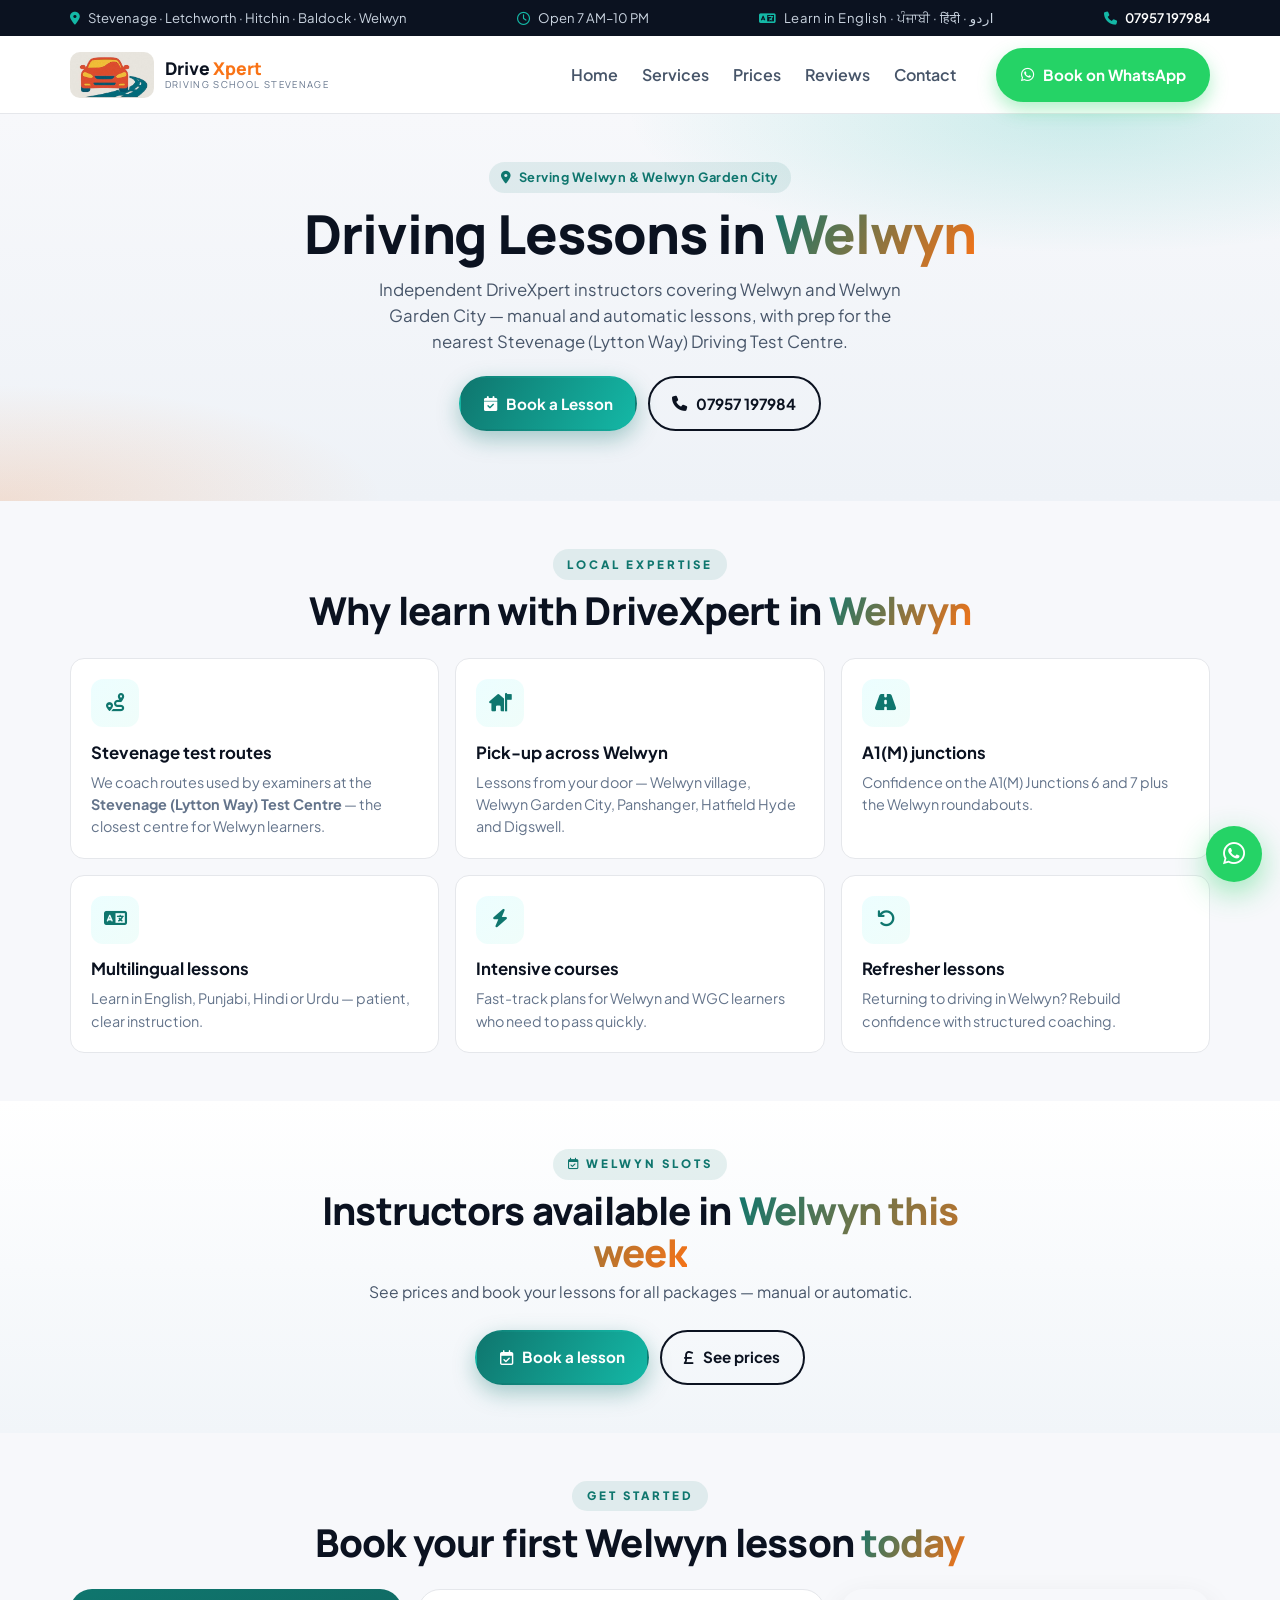
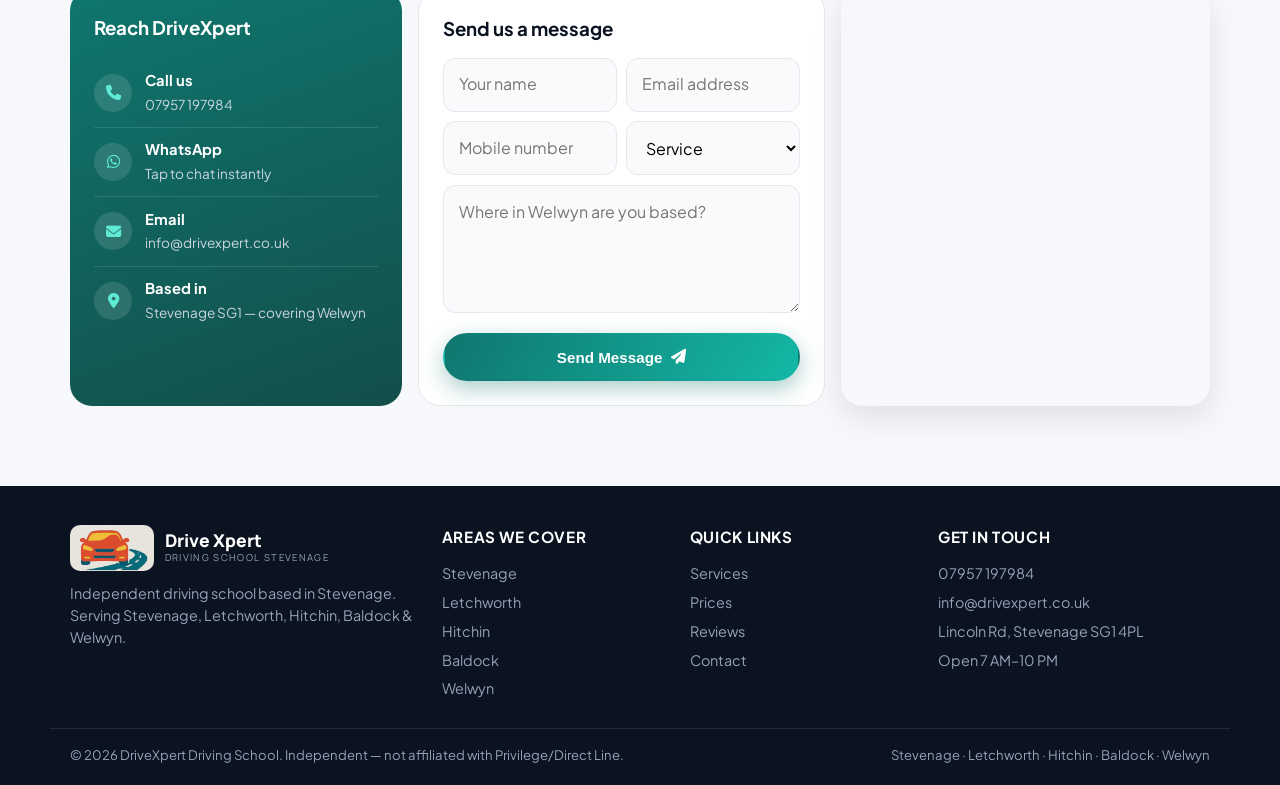
<file: driving-lessons-welwyn.html>
<!DOCTYPE html>
<html lang="en">
<head>
    <meta charset="UTF-8">
    <meta name="viewport" content="width=device-width, initial-scale=1.0">
    <title>Driving Lessons in Welwyn | DriveXpert Independent Driving School</title>
    <meta name="description" content="Independent driving school in Welwyn and Welwyn Garden City AL6/AL7/AL8. Manual and automatic lessons with instructors familiar with the A1(M) junctions and the Stevenage Driving Test Centre routes.">
    <link rel="canonical" href="https://www.drivexpert.co.uk/driving-lessons-welwyn.html">
    <meta property="og:title" content="Driving Lessons in Welwyn — DriveXpert">
    <meta property="og:description" content="Independent driving school covering Welwyn. Manual & automatic lessons.">
    <meta property="og:url" content="https://www.drivexpert.co.uk/driving-lessons-welwyn.html">
    <meta property="og:image" content="https://www.drivexpert.co.uk/images/drivexpert-logo-navbar.jpeg">
    <link rel="preconnect" href="https://fonts.googleapis.com">
    <link rel="preconnect" href="https://fonts.gstatic.com" crossorigin>
    <link href="https://fonts.googleapis.com/css2?family=Plus+Jakarta+Sans:wght@400;500;600;700;800&family=Manrope:wght@400;500;600;700;800&display=swap" rel="stylesheet">
    <link rel="stylesheet" href="https://cdnjs.cloudflare.com/ajax/libs/font-awesome/6.5.1/css/all.min.css">
    <link rel="stylesheet" href="styles.css">
    <script type="application/ld+json">
    {"@context":"https://schema.org","@type":["LocalBusiness","DrivingSchool"],"name":"DriveXpert Driving School — Welwyn","url":"https://www.drivexpert.co.uk/driving-lessons-welwyn.html","telephone":"+447957197984","areaServed":{"@type":"City","name":"Welwyn"},"address":{"@type":"PostalAddress","addressLocality":"Welwyn","addressRegion":"Hertfordshire","addressCountry":"GB"}}
    </script>
    <script>
    (function(w,d,s,l,i){w[l]=w[l]||[];w[l].push({'gtm.start':new Date().getTime(),event:'gtm.js'});var f=d.getElementsByTagName(s)[0],j=d.createElement(s),dl=l!='dataLayer'?'&l='+l:'';j.async=true;j.src='https://www.googletagmanager.com/gtm.js?id=GTM-MKSMNTF2'+dl;f.parentNode.insertBefore(j,f);})(window,document,'script','dataLayer','GTM-MKSMNTF2');
    </script>
</head>
<body>
<noscript><iframe src="https://www.googletagmanager.com/ns.html?id=GTM-MKSMNTF2" height="0" width="0" style="display:none;visibility:hidden"></iframe></noscript>

<div class="topbar">
    <div class="container topbar-inner">
        <span class="topbar-item"><i class="fas fa-map-marker-alt"></i> Stevenage · Letchworth · Hitchin · Baldock · Welwyn</span>
        <span class="topbar-item"><i class="far fa-clock"></i> Open 7 AM–10 PM</span>
        <span class="topbar-item topbar-langs"><i class="fas fa-language"></i> Learn in English · ਪੰਜਾਬੀ · हिंदी · اردو</span>
        <span class="topbar-item"><a href="tel:07957197984"><i class="fas fa-phone"></i> 07957 197984</a></span>
    </div>
</div>

<header class="nav">
    <div class="container nav-inner">
        <a href="index.html" class="brand">
            <img src="images/drivexpert-logo-navbar.jpeg" alt="DriveXpert" class="brand-logo">
            <span class="brand-text"><span class="brand-top"><b>Drive</b> <span class="x">Xpert</span></span><small>DRIVING SCHOOL STEVENAGE</small></span>
        </a>
        <nav class="nav-links">
            <a href="index.html">Home</a>
            <a href="index.html#services">Services</a>
            <a href="index.html#prices">Prices</a>
            <a href="index.html#reviews">Reviews</a>
            <a href="index.html#contact">Contact</a>
        </nav>
        <div class="nav-cta">
            <a href="https://wa.me/447957197984" target="_blank" class="btn btn-whats"><i class="fab fa-whatsapp"></i> Book on WhatsApp</a>
        </div>
        <button class="nav-toggle" aria-label="Menu"><span></span><span></span><span></span></button>
    </div>
</header>

<section class="hero">
    <div class="hero-bg"></div>
    <div class="container">
        <div class="hero-copy" style="max-width:760px;margin:0 auto;text-align:center;">
            <span class="pill"><i class="fas fa-map-marker-alt"></i> Serving Welwyn &amp; Welwyn Garden City</span>
            <h1>Driving Lessons in <span class="grad-text">Welwyn</span></h1>
            <p class="lead" style="margin-left:auto;margin-right:auto;">Independent DriveXpert instructors covering Welwyn and Welwyn Garden City — manual and automatic lessons, with prep for the nearest Stevenage (Lytton Way) Driving Test Centre.</p>
            <div class="hero-cta" style="justify-content:center;">
                <a href="index.html#contact" class="btn btn-primary"><i class="fas fa-calendar-check"></i> Book a Lesson</a>
                <a href="tel:07957197984" class="btn btn-outline"><i class="fas fa-phone"></i> 07957 197984</a>
            </div>
        </div>
    </div>
</section>

<section class="section">
    <div class="container">
        <div class="section-head">
            <span class="eyebrow">Local Expertise</span>
            <h2>Why learn with DriveXpert in <span class="grad-text">Welwyn</span></h2>
        </div>
        <div class="services-grid">
            <article class="srv"><i class="fas fa-route"></i><h3>Stevenage test routes</h3><p>We coach routes used by examiners at the <strong>Stevenage (Lytton Way) Test Centre</strong> — the closest centre for Welwyn learners.</p></article>
            <article class="srv"><i class="fas fa-house-flag"></i><h3>Pick-up across Welwyn</h3><p>Lessons from your door — Welwyn village, Welwyn Garden City, Panshanger, Hatfield Hyde and Digswell.</p></article>
            <article class="srv"><i class="fas fa-road"></i><h3>A1(M) junctions</h3><p>Confidence on the A1(M) Junctions 6 and 7 plus the Welwyn roundabouts.</p></article>
            <article class="srv"><i class="fas fa-language"></i><h3>Multilingual lessons</h3><p>Learn in English, Punjabi, Hindi or Urdu — patient, clear instruction.</p></article>
            <article class="srv"><i class="fas fa-bolt"></i><h3>Intensive courses</h3><p>Fast-track plans for Welwyn and WGC learners who need to pass quickly.</p></article>
            <article class="srv"><i class="fas fa-undo"></i><h3>Refresher lessons</h3><p>Returning to driving in Welwyn? Rebuild confidence with structured coaching.</p></article>
        </div>
    </div>
</section>

<section class="section availability">
    <div class="container">
        <div class="section-head">
            <span class="eyebrow"><i class="far fa-calendar-check"></i> Welwyn Slots</span>
            <h2>Instructors available in <span class="grad-text">Welwyn this week</span></h2>
            <p class="lead-sub">See prices and book your lessons for all packages — manual or automatic.</p>
        </div>
        <div style="text-align:center;">
            <a href="index.html#contact" class="btn btn-primary"><i class="far fa-calendar-check"></i> Book a lesson</a>
            <a href="index.html#prices" class="btn btn-outline" style="margin-left:.5rem;"><i class="fas fa-pound-sign"></i> See prices</a>
        </div>
    </div>
</section>

<section class="section contact">
    <div class="container">
        <div class="section-head">
            <span class="eyebrow">Get Started</span>
            <h2>Book your first Welwyn lesson <span class="grad-text">today</span></h2>
        </div>
        <div class="contact-grid">
            <div class="contact-info">
                <h3>Reach DriveXpert</h3>
                <a href="tel:07957197984" class="ci-row"><i class="fas fa-phone"></i><div><strong>Call us</strong><span>07957 197984</span></div></a>
                <a href="https://wa.me/447957197984" target="_blank" class="ci-row"><i class="fab fa-whatsapp"></i><div><strong>WhatsApp</strong><span>Tap to chat instantly</span></div></a>
                <a href="mailto:info@drivexpert.co.uk" class="ci-row"><i class="fas fa-envelope"></i><div><strong>Email</strong><span>info@drivexpert.co.uk</span></div></a>
                <a href="https://www.google.com/maps/place/DriveXpert+Driving+School/@51.926506,-0.1731403,17z" target="_blank" class="ci-row"><i class="fas fa-map-marker-alt"></i><div><strong>Based in</strong><span>Stevenage SG1 — covering Welwyn</span></div></a>
            </div>
            <form class="contact-form" action="https://formspree.io/f/mldnvqpw" method="POST">
                <h3>Send us a message</h3>
                <input type="hidden" name="_subject" value="Lead — Welwyn page">
                <input type="hidden" name="area" value="Welwyn">
                <div class="row">
                    <input type="text" name="name" placeholder="Your name" required>
                    <input type="email" name="email" placeholder="Email address" required>
                </div>
                <div class="row">
                    <input type="tel" name="phone" placeholder="Mobile number">
                    <select name="service" required>
                        <option value="">Service</option>
                        <option>Adult Lessons</option>
                        <option>Manual / Automatic</option>
                        <option>Intensive Course</option>
                        <option>Refresher</option>
                    </select>
                </div>
                <textarea name="message" rows="4" placeholder="Where in Welwyn are you based?" required></textarea>
                <button type="submit" class="btn btn-primary btn-block">Send Message <i class="fas fa-paper-plane"></i></button>
            </form>
            <div class="contact-map">
                <iframe src="https://www.google.com/maps?q=Welwyn+Garden+City,+UK&output=embed" width="100%" height="100%" style="border:0;" allowfullscreen="" loading="lazy" referrerpolicy="no-referrer-when-downgrade" title="Letchworth Driving Test Centre"></iframe>
            </div>
        </div>
    </div>
</section>

<footer class="footer">
    <div class="container footer-grid">
        <div>
            <div class="brand brand-foot">
                <img src="images/drivexpert-logo-navbar.jpeg" alt="DriveXpert" class="brand-logo">
                <span class="brand-text"><span class="brand-top"><b>Drive</b> <span class="x">Xpert</span></span><small>DRIVING SCHOOL STEVENAGE</small></span>
            </div>
            <p class="muted">Independent driving school based in Stevenage. Serving Stevenage, Letchworth, Hitchin, Baldock &amp; Welwyn.</p>
        </div>
        <div>
            <h4>Areas We Cover</h4>
            <ul>
                <li><a href="driving-lessons-stevenage.html">Stevenage</a></li>
                <li><a href="driving-lessons-welwyn.html">Letchworth</a></li>
                <li><a href="driving-lessons-hitchin.html">Hitchin</a></li>
                <li><a href="driving-lessons-baldock.html">Baldock</a></li>
                <li><a href="driving-lessons-welwyn.html">Welwyn</a></li>
            </ul>
        </div>
        <div>
            <h4>Quick Links</h4>
            <ul><li><a href="index.html#services">Services</a></li><li><a href="index.html#prices">Prices</a></li><li><a href="index.html#reviews">Reviews</a></li><li><a href="index.html#contact">Contact</a></li></ul>
        </div>
        <div>
            <h4>Get in Touch</h4>
            <p><a href="tel:07957197984">07957 197984</a></p>
            <p><a href="mailto:info@drivexpert.co.uk">info@drivexpert.co.uk</a></p>
            <p>Lincoln Rd, Stevenage SG1 4PL</p>
            <p>Open 7 AM–10 PM</p>
        </div>
    </div>
    <div class="container footer-bottom">
        <span>&copy; <span id="yr"></span> DriveXpert Driving School. Independent — not affiliated with Privilege/Direct Line.</span>
        <span>Stevenage · Letchworth · Hitchin · Baldock · Welwyn</span>
    </div>
</footer>

<a href="https://wa.me/447957197984" target="_blank" class="float-whats" aria-label="WhatsApp"><i class="fab fa-whatsapp"></i></a>
<script src="script.js"></script>
</body>
</html>
</file>
<file: styles.css>
/* ===========================================
   DriveXpert — fresh design
   =========================================== */
:root {
    --bg: #f7f8fb;
    --surface: #ffffff;
    --ink: #0b1220;
    --ink-2: #475569;
    --muted: #64748b;
    --line: #e5e7eb;
    --brand: #0f766e;
    --brand-2: #14b8a6;
    --accent: #f97316;
    --accent-2: #fb923c;
    --gold: #f59e0b;
    --shadow-sm: 0 2px 8px rgba(15,23,42,.06);
    --shadow-md: 0 12px 30px rgba(15,23,42,.10);
    --shadow-lg: 0 28px 60px rgba(15,23,42,.18);
    --radius: 14px;
    --radius-lg: 22px;
    --container: 1180px;
}

* { box-sizing: border-box; margin: 0; padding: 0; }
html { scroll-behavior: smooth; }
body {
    font-family: 'Plus Jakarta Sans', 'Manrope', system-ui, sans-serif;
    color: var(--ink);
    background: var(--bg);
    line-height: 1.55;
    -webkit-font-smoothing: antialiased;
}
img { max-width: 100%; display: block; }
a { color: inherit; text-decoration: none; }
ul { list-style: none; }
.container { width: 100%; max-width: var(--container); margin: 0 auto; padding: 0 20px; }
.grad-text {
    background: linear-gradient(120deg, var(--brand) 0%, var(--accent) 100%);
    -webkit-background-clip: text;
    background-clip: text;
    color: transparent;
}

/* ===== Buttons ===== */
.btn {
    display: inline-flex; align-items: center; justify-content: center; gap: .55rem;
    padding: .85rem 1.4rem; border-radius: 999px;
    font-weight: 700; font-size: .95rem;
    border: 2px solid transparent; cursor: pointer;
    transition: transform .2s ease, box-shadow .2s ease, background .2s ease, color .2s ease, border-color .2s ease;
    white-space: nowrap;
}
.btn-primary { background: linear-gradient(120deg, var(--brand), var(--brand-2)); color: #fff; box-shadow: 0 8px 22px rgba(15,118,110,.35); }
.btn-primary:hover { transform: translateY(-2px); box-shadow: 0 14px 30px rgba(15,118,110,.45); }
.btn-outline { background: transparent; color: var(--ink); border-color: var(--ink); }
.btn-outline:hover { background: var(--ink); color: #fff; }
.btn-whats { background: #25D366; color: #fff; box-shadow: 0 8px 18px rgba(37,211,102,.35); }
.btn-whats:hover { transform: translateY(-2px); box-shadow: 0 14px 26px rgba(37,211,102,.45); }
.btn-block { width: 100%; }

/* ===== Topbar ===== */
.topbar { background: var(--ink); color: #cbd5e1; font-size: .82rem; }
.topbar-inner { display: flex; gap: 1.4rem; padding: .5rem 20px; flex-wrap: wrap; align-items: center; justify-content: space-between; }
.topbar-item i { color: var(--brand-2); margin-right: .35rem; }
.topbar-item a { color: #fff; font-weight: 600; }
.topbar-langs { letter-spacing: .5px; }

/* ===== Ticker ===== */
.ticker-wrap {
    background: var(--brand);
    color: #fff;
    font-size: .8rem;
    font-weight: 600;
    overflow: hidden;
    white-space: nowrap;
    padding: .38rem 0;
    letter-spacing: .3px;
}
@keyframes ticker-scroll {
    0%   { transform: translateX(0); }
    100% { transform: translateX(-50%); }
}
.ticker-track {
    display: inline-block;
    animation: ticker-scroll 40s linear infinite;
}
.ticker-wrap:hover .ticker-track { animation-play-state: paused; }
.ticker-item { padding: 0 .6rem; }
.ticker-item i { margin-right: .3rem; opacity: .85; }
.ticker-item em { font-style: normal; opacity: .8; font-size: .75rem; }
.ticker-sep { opacity: .5; }

/* Ticker — mobile */
@media (max-width: 980px) {
    .ticker-wrap { font-size: .75rem; padding: .32rem 0; }
    .ticker-item { padding: 0 .5rem; }
    .ticker-track { animation-duration: 32s; }
}
@media (max-width: 640px) {
    .ticker-wrap { font-size: .7rem; letter-spacing: .2px; padding: .28rem 0; }
    .ticker-item { padding: 0 .4rem; }
    .ticker-item i { display: none; }          /* hide icons to save space */
    .ticker-track { animation-duration: 26s; } /* slightly faster on small screens */
}

/* ===== Nav ===== */
.nav {
    position: sticky; top: 0; z-index: 100;
    background: rgba(255,255,255,.92);
    backdrop-filter: saturate(150%) blur(10px);
    border-bottom: 1px solid var(--line);
}
.nav-inner { display: flex; align-items: center; gap: 1.5rem; padding: .7rem 20px; }
.brand { display: flex; align-items: center; gap: .65rem; }
.brand-logo { height: 46px; width: auto; border-radius: 10px; }
.brand-text { display: flex; flex-direction: column; line-height: 1; font-family: 'Manrope', sans-serif; }
.brand-top { display: flex; align-items: baseline; gap: .22em; }
.brand-text b { font-weight: 800; font-size: 1.1rem; color: var(--ink); }
.brand-text .x { color: var(--accent); font-weight: 800; font-size: 1.1rem; }
.brand-text small { font-size: .6rem; letter-spacing: .14em; color: var(--muted); margin-top: 3px; text-transform: uppercase; }
.nav-links { display: flex; gap: 1.5rem; margin-left: auto; }
.nav-links a { font-weight: 600; color: var(--ink-2); padding: .4rem 0; position: relative; }
.nav-links a:hover { color: var(--ink); }
.nav-links a::after { content: ''; position: absolute; left: 0; bottom: -4px; width: 0; height: 2px; background: linear-gradient(90deg, var(--brand), var(--accent)); transition: width .25s ease; }
.nav-links a:hover::after { width: 100%; }
.nav-cta { margin-left: 1rem; }
.nav-toggle { display: none; background: transparent; border: 0; flex-direction: column; gap: 4px; cursor: pointer; padding: 8px; }
.nav-toggle span { width: 24px; height: 2px; background: var(--ink); border-radius: 2px; transition: transform .25s ease; }

/* ===== Hero ===== */
.hero { position: relative; padding: 3rem 0 3.2rem; overflow: hidden; }
.hero-bg {
    position: absolute; inset: 0;
    background:
        radial-gradient(60% 60% at 85% 0%, rgba(20,184,166,.20), transparent 60%),
        radial-gradient(50% 50% at 0% 100%, rgba(249,115,22,.16), transparent 60%),
        linear-gradient(180deg, #f7f8fb 0%, #eef2f7 100%);
    z-index: -1;
}
.hero-grid { display: grid; grid-template-columns: 1.15fr .85fr; gap: 2rem; align-items: center; }
.pill {
    display: inline-flex; align-items: center; gap: .45rem;
    padding: .35rem .75rem; border-radius: 999px;
    background: rgba(15,118,110,.10); color: var(--brand);
    font-weight: 700; font-size: .8rem; letter-spacing: .04em;
}
.hero-copy h1 {
    font-family: 'Manrope', sans-serif;
    font-weight: 800;
    font-size: clamp(2rem, 4.2vw, 3.4rem);
    line-height: 1.05;
    letter-spacing: -.02em;
    margin: .8rem 0 .9rem;
}
.lead { color: var(--ink-2); font-size: 1.05rem; max-width: 540px; margin-bottom: 1.3rem; }
.hero-cta { display: flex; gap: .7rem; flex-wrap: wrap; margin-bottom: 1.2rem; }
.hero-bullets { display: grid; grid-template-columns: 1fr 1fr; gap: .4rem .9rem; max-width: 460px; }
.hero-bullets li { font-weight: 600; color: var(--ink-2); display: flex; align-items: center; gap: .5rem; font-size: .92rem; }
.hero-bullets i { color: var(--brand); }

.hero-card {
    background: var(--surface);
    border: 1px solid var(--line);
    border-radius: var(--radius-lg);
    padding: 1.5rem;
    box-shadow: var(--shadow-md);
}
.hero-card-row { display: grid; grid-template-columns: repeat(3,1fr); gap: .5rem; margin-bottom: 1.1rem; }
.hcol { text-align: center; padding: .8rem .3rem; border-radius: 14px; background: linear-gradient(135deg, #ecfeff, #f0fdfa); }
.hcol-num { font-size: 1.55rem; font-weight: 800; color: var(--brand); }
.hcol-lbl { font-size: .78rem; color: var(--muted); font-weight: 600; }
.hero-card-cta strong { display: block; font-size: 1.1rem; margin-bottom: .25rem; }
.hero-card-cta p { color: var(--muted); font-size: .9rem; margin-bottom: .8rem; }
.quick-form { display: grid; gap: .55rem; }
.quick-form input, .quick-form select {
    width: 100%; padding: .8rem .9rem; border: 1px solid var(--line); border-radius: 12px; font: inherit;
    background: #f8fafc;
}
.quick-form input:focus, .quick-form select:focus { outline: 2px solid var(--brand); border-color: var(--brand); background: #fff; }

/* ===== Trust strip ===== */
.trust { background: var(--surface); border-top: 1px solid var(--line); border-bottom: 1px solid var(--line); padding: 1rem 0; }
.trust-grid { display: grid; grid-template-columns: repeat(4, 1fr); gap: 1rem; }
.trust-item { display: flex; gap: .8rem; align-items: center; }
.trust-item i { width: 42px; height: 42px; border-radius: 12px; display: inline-grid; place-items: center; background: linear-gradient(135deg, #ecfeff, #f0fdfa); color: var(--brand); font-size: 1.1rem; }
.trust-item strong { display: block; font-size: .95rem; }
.trust-item span { display: block; color: var(--muted); font-size: .82rem; }

/* ===== Sections ===== */
.section { padding: 3rem 0; }
.section-head { text-align: center; max-width: 720px; margin: 0 auto 1.6rem; }
.eyebrow {
    display: inline-block;
    text-transform: uppercase; letter-spacing: 3px;
    font-size: .72rem; font-weight: 800;
    color: var(--brand);
    background: rgba(15,118,110,.10);
    padding: .4rem .9rem; border-radius: 999px; margin-bottom: .65rem;
}
.section-head h2 {
    font-family: 'Manrope', sans-serif;
    font-weight: 800;
    font-size: clamp(1.6rem, 3.2vw, 2.4rem);
    letter-spacing: -.02em;
    line-height: 1.1;
}

/* ===== Services ===== */
.services-grid { display: grid; grid-template-columns: repeat(3,1fr); gap: 1rem; }
.srv {
    background: var(--surface); border: 1px solid var(--line);
    border-radius: var(--radius); padding: 1.25rem; position: relative; overflow: hidden;
    transition: transform .25s ease, box-shadow .25s ease, border-color .25s ease;
}
.srv::before { content: ''; position: absolute; top: 0; left: 0; right: 0; height: 3px; background: linear-gradient(90deg, var(--brand), var(--accent)); transform: scaleX(0); transform-origin: left; transition: transform .35s ease; }
.srv:hover { transform: translateY(-4px); box-shadow: var(--shadow-md); border-color: transparent; }
.srv:hover::before { transform: scaleX(1); }
.srv i { width: 48px; height: 48px; border-radius: 12px; display: inline-grid; place-items: center; background: linear-gradient(135deg, #ecfeff, #f0fdfa); color: var(--brand); font-size: 1.15rem; margin-bottom: .8rem; }
.srv h3 { font-size: 1.05rem; margin-bottom: .3rem; }
.srv p { color: var(--muted); font-size: .9rem; }

/* ===== Availability ===== */
.availability { background: linear-gradient(180deg, #ffffff 0%, #f1f5f9 100%); }
.lead-sub { color: var(--ink-2); font-size: .98rem; margin-top: .35rem; }
.avail-tabs {
    display: flex; flex-wrap: wrap; justify-content: center; gap: .4rem;
    margin-bottom: 1rem;
}
.avail-tab {
    border: 1px solid var(--line); background: #fff; color: var(--ink-2);
    padding: .55rem 1.1rem; border-radius: 999px;
    font-weight: 700; font-size: .9rem; cursor: pointer;
    transition: background .2s ease, color .2s ease, border-color .2s ease, transform .2s ease;
}
.avail-tab:hover { transform: translateY(-1px); border-color: var(--brand); color: var(--brand); }
.avail-tab.active { background: linear-gradient(120deg, var(--brand), var(--brand-2)); color: #fff; border-color: transparent; box-shadow: 0 6px 16px rgba(15,118,110,.3); }

.avail-legend {
    display: flex; justify-content: center; gap: 1.2rem; flex-wrap: wrap;
    color: var(--ink-2); font-size: .85rem; margin-bottom: 1rem;
}
.avail-legend .dot { display: inline-block; width: 10px; height: 10px; border-radius: 50%; margin-right: .35rem; vertical-align: middle; }
.dot-open { background: #10b981; }
.dot-few { background: #f59e0b; }
.dot-full { background: #ef4444; }

.avail-grid {
    display: grid; grid-template-columns: repeat(7, 1fr); gap: .5rem;
    background: #fff; padding: 1rem; border-radius: var(--radius-lg);
    border: 1px solid var(--line); box-shadow: var(--shadow-sm);
}
.avail-day { display: flex; flex-direction: column; gap: .35rem; min-width: 0; }
.avail-day-head { text-align: center; padding: .35rem 0; }
.avail-day-name { font-size: .72rem; text-transform: uppercase; letter-spacing: .1em; color: var(--muted); font-weight: 700; }
.avail-day-date { font-size: 1.1rem; font-weight: 800; color: var(--ink); margin-top: 2px; }
.avail-slot {
    display: flex; align-items: center; justify-content: space-between;
    padding: .45rem .55rem; border-radius: 10px;
    border: 1px solid var(--line); background: #f8fafc;
    font-size: .76rem; font-weight: 600; color: var(--ink);
    cursor: pointer; transition: transform .2s ease, border-color .2s ease, background .2s ease;
    text-align: left;
}
.avail-slot:hover:not(.full) { transform: translateY(-1px); border-color: var(--brand); background: #ecfeff; }
.avail-slot .dot { width: 7px; height: 7px; border-radius: 50%; }
.avail-slot.open { border-left: 3px solid #10b981; }
.avail-slot.few { border-left: 3px solid #f59e0b; }
.avail-slot.full { border-left: 3px solid #ef4444; color: var(--muted); cursor: not-allowed; opacity: .7; text-decoration: line-through; }

.avail-note { text-align: center; color: var(--muted); font-size: .85rem; margin-top: 1rem; }
.avail-note i { color: var(--brand); margin-right: .3rem; }

@media (max-width: 980px) {
    .avail-grid { grid-template-columns: repeat(4, 1fr); }
    .avail-day:nth-child(n+5) { /* keeps layout balanced — rows wrap */ }
}
@media (max-width: 640px) {
    .avail-grid { grid-template-columns: repeat(2, 1fr); padding: .8rem; gap: .4rem; }
    .avail-slot { font-size: .72rem; padding: .4rem .5rem; }
    .avail-tabs { gap: .3rem; }
    .avail-tab { padding: .45rem .85rem; font-size: .82rem; }
}

/* ===== Prices ===== */
.prices-grid { display: grid; grid-template-columns: repeat(4, 1fr); gap: 1rem; }
.price-card {
    position: relative; background: var(--surface); border: 1px solid var(--line);
    border-radius: var(--radius); padding: 1.4rem 1.2rem; text-align: center;
    display: flex; flex-direction: column; transition: transform .25s ease, box-shadow .25s ease;
}
.price-card:hover { transform: translateY(-4px); box-shadow: var(--shadow-md); }
.price-card.featured {
    background: linear-gradient(160deg, #0f766e, #134e4a);
    color: #fff; border-color: transparent; box-shadow: var(--shadow-lg);
}
.price-card.featured h3, .price-card.featured .price { color: #fff; }
.price-card.featured ul { color: #ccfbf1; }
.price-card.featured .btn-primary { background: #fff; color: var(--brand); box-shadow: none; }
.price-card.featured .btn-primary:hover { background: #f1f5f9; }
.price-card.featured .price-icon { background: rgba(255,255,255,.15); color: #fff; }
.badge {
    position: absolute; top: 12px; right: 12px;
    background: var(--accent); color: #fff;
    padding: .25rem .6rem; border-radius: 999px;
    font-size: .72rem; font-weight: 800; letter-spacing: .03em;
}
.price-icon { width: 52px; height: 52px; border-radius: 14px; display: inline-grid; place-items: center; background: linear-gradient(135deg, #ecfeff, #f0fdfa); color: var(--brand); font-size: 1.2rem; margin: 0 auto .8rem; }
.price-card h3 { font-size: 1.05rem; margin-bottom: .25rem; }
.price-was { font-size: .82rem; color: var(--muted); margin-top: .2rem; }
.price-was s { color: #94a3b8; }
.price-card.featured .price-was { color: rgba(255,255,255,.7); }
.price-card.featured .price-was s { color: rgba(255,255,255,.55); }
.price { font-family: 'Manrope', sans-serif; font-weight: 800; font-size: 2rem; letter-spacing: -.02em; margin-bottom: .35rem; }
.price-savings {
    display: inline-flex; align-items: center; gap: .35rem;
    background: rgba(249,115,22,.12); color: var(--accent);
    padding: .25rem .65rem; border-radius: 999px;
    font-size: .8rem; font-weight: 800; margin: 0 auto .9rem;
}
.price-savings-empty {
    background: rgba(15,118,110,.08); color: var(--brand);
    font-weight: 600;
}
.price-card.featured .price-savings { background: rgba(255,255,255,.18); color: #fff; }
.price-card.featured .price-savings-empty { background: rgba(255,255,255,.12); }
.price span { font-size: .85rem; font-weight: 600; color: var(--muted); margin-left: .15rem; }
.price-card.featured .price span { color: #ccfbf1; }
.price-card ul { display: grid; gap: .35rem; margin-bottom: 1rem; color: var(--ink-2); font-size: .9rem; }
.price-card ul li::before { content: '✓'; color: var(--brand); font-weight: 800; margin-right: .35rem; }
.price-card.featured ul li::before { color: #5eead4; }

/* ===== About ===== */
.about-grid { display: grid; grid-template-columns: 1.05fr .95fr; gap: 2rem; align-items: center; }
.about-copy h2 { margin-bottom: .8rem; font-family: 'Manrope', sans-serif; font-weight: 800; font-size: clamp(1.6rem, 3vw, 2.2rem); }
.about-copy p { color: var(--ink-2); margin-bottom: 1.2rem; }
.about-stats { display: grid; grid-template-columns: repeat(auto-fit, minmax(160px, max-content)); gap: 1rem; }
.about-stats > div { background: var(--surface); border: 1px solid var(--line); border-radius: 14px; padding: .9rem .8rem; text-align: center; }
.about-stats strong { display: block; font-size: 1.4rem; color: var(--brand); font-weight: 800; }
.about-stats span { color: var(--muted); font-size: .82rem; }
.about-media { position: relative; }
.about-media img { width: 100%; border-radius: var(--radius-lg); box-shadow: var(--shadow-md); }
.about-media .about-media-2 { position: absolute; right: -10px; bottom: -28px; width: 55%; border: 6px solid var(--bg); border-radius: var(--radius); }

/* ===== Reviews / Slider ===== */
.reviews-sub { text-align: center; margin: 1.6rem 0 .9rem; font-size: 1.1rem; font-weight: 700; color: var(--ink); }
.slider { position: relative; padding: 0 2.6rem; }
.slider-track {
    display: flex; gap: .8rem;
    align-items: flex-start;
    overflow-x: auto; overflow-y: hidden;
    scroll-snap-type: x mandatory;
    scroll-behavior: smooth;
    scrollbar-width: none;
    -ms-overflow-style: none;
    padding: .5rem .1rem 1.2rem;
}
.slider-track::-webkit-scrollbar { display: none; }
.slide { flex: 0 0 calc((100% - 2.4rem) / 4); scroll-snap-align: start; }
.slide img {
    width: 100%; height: auto;
    object-fit: contain;
    border-radius: var(--radius); cursor: zoom-in;
    background: #fff; border: 1px solid var(--line);
    box-shadow: var(--shadow-sm);
    transition: transform .25s ease, box-shadow .25s ease;
}
.slide img:hover { transform: translateY(-4px); box-shadow: var(--shadow-md); }

.slider-btn {
    position: absolute; top: 50%; transform: translateY(-50%);
    width: 42px; height: 42px; border-radius: 50%;
    background: #fff; color: var(--ink); border: 1px solid var(--line);
    display: inline-grid; place-items: center; cursor: pointer;
    box-shadow: var(--shadow-md); z-index: 2;
    transition: transform .2s ease, background .2s ease, color .2s ease;
}
.slider-btn:hover { background: var(--brand); color: #fff; border-color: transparent; transform: translateY(-50%) scale(1.05); }
.slider-btn.prev { left: 0; }
.slider-btn.next { right: 0; }

.slider-dots { display: flex; justify-content: center; gap: .35rem; margin-top: .2rem; }
.slider-dots button {
    width: 8px; height: 8px; border-radius: 50%;
    background: var(--line); border: 0; cursor: pointer;
    transition: background .2s ease, transform .2s ease;
}
.slider-dots button.active { background: var(--brand); transform: scale(1.4); }

@media (max-width: 980px) {
    .slide { flex-basis: calc((100% - 1.6rem) / 3); }
}
@media (max-width: 640px) {
    .slider { padding: 0 2.2rem; }
    .slide { flex-basis: calc((100% - .8rem) / 2); }
    .slider-btn { width: 36px; height: 36px; }
}

/* ===== Social ===== */
.social-grid { display: grid; grid-template-columns: repeat(3, 1fr); gap: 1rem; }
.social-card {
    display: flex; align-items: center; gap: 1rem;
    padding: 1.1rem 1.2rem; border-radius: var(--radius-lg);
    color: #fff; transition: transform .25s ease, box-shadow .25s ease;
    box-shadow: var(--shadow-sm);
}
.social-card:hover { transform: translateY(-4px); box-shadow: var(--shadow-lg); }
.social-card > i:first-child { width: 52px; height: 52px; border-radius: 14px; display: inline-grid; place-items: center; background: rgba(255,255,255,.18); font-size: 1.4rem; }
.social-card div { flex: 1; }
.social-card strong { display: block; font-size: 1.05rem; }
.social-card span { color: rgba(255,255,255,.85); font-size: .85rem; }
.s-arrow { opacity: .7; transition: transform .25s ease; }
.social-card:hover .s-arrow { transform: translateX(4px); opacity: 1; }
.s-fb { background: linear-gradient(135deg, #1877f2, #0a4ea3); }
.s-ig { background: radial-gradient(circle at 30% 110%, #fdf497, #fd5949 40%, #d6249f 65%, #285aeb 100%); }
.s-tt { background: linear-gradient(135deg, #010101, #25f4ee 200%); }

@media (max-width: 980px) { .social-grid { grid-template-columns: 1fr; } }

/* ===== Contact ===== */
.contact-grid { display: grid; grid-template-columns: .9fr 1.1fr 1fr; gap: 1rem; }
.contact-info { background: linear-gradient(160deg, #0f766e, #134e4a); color: #fff; padding: 1.5rem; border-radius: var(--radius-lg); }
.contact-info h3 { margin-bottom: 1rem; }
.ci-row { display: flex; gap: .8rem; align-items: center; padding: .65rem 0; border-bottom: 1px solid rgba(255,255,255,.12); color: #e2e8f0; }
.ci-row:last-of-type { border-bottom: 0; }
.ci-row i { width: 38px; height: 38px; border-radius: 50%; display: inline-grid; place-items: center; background: rgba(255,255,255,.12); color: #5eead4; font-size: .95rem; }
.ci-row strong { display: block; color: #fff; font-size: .92rem; }
.ci-row span { color: #cbd5e1; font-size: .85rem; }
.ci-socials { display: flex; gap: .5rem; margin-top: 1rem; }
.ci-socials a { width: 38px; height: 38px; border-radius: 50%; display: inline-grid; place-items: center; background: rgba(255,255,255,.14); color: #fff; transition: transform .2s ease, background .2s ease; }
.ci-socials a:hover { background: var(--accent); transform: translateY(-2px); }

.contact-form { background: var(--surface); padding: 1.5rem; border-radius: var(--radius-lg); border: 1px solid var(--line); }
.contact-form h3 { margin-bottom: .9rem; }
.contact-form .row { display: grid; grid-template-columns: 1fr 1fr; gap: .6rem; margin-bottom: .6rem; }
.contact-form input, .contact-form select, .contact-form textarea {
    width: 100%; padding: .85rem .9rem; border: 1px solid var(--line); border-radius: 12px; font: inherit;
    background: #f8fafc; resize: vertical;
}
.contact-form input:focus, .contact-form select:focus, .contact-form textarea:focus {
    outline: 2px solid var(--brand); border-color: var(--brand); background: #fff;
}
.contact-form textarea { margin-bottom: .8rem; }

.contact-map { border-radius: var(--radius-lg); overflow: hidden; min-height: 100%; box-shadow: var(--shadow-md); }
.contact-map iframe { width: 100%; height: 100%; min-height: 360px; border: 0; }

/* ===== Footer ===== */
.footer { background: var(--ink); color: #cbd5e1; padding: 2.4rem 0 1.2rem; margin-top: 2rem; }
.footer .brand-text b, .footer .brand-text .x { color: #fff; }
.footer .brand-text small { color: #94a3b8; }
.footer-grid { display: grid; grid-template-columns: 1.4fr .9fr .9fr 1.1fr; gap: 1.6rem; padding-bottom: 1.6rem; border-bottom: 1px solid #1e293b; }
.footer h4 { color: #fff; font-size: .95rem; margin-bottom: .7rem; letter-spacing: .04em; text-transform: uppercase; }
.footer ul li, .footer p { color: #94a3b8; font-size: .9rem; padding: .2rem 0; }
.footer a:hover { color: #fff; }
.footer .muted { margin: .5rem 0 .8rem; font-size: .9rem; max-width: 360px; }
.footer-bottom { display: flex; justify-content: space-between; gap: 1rem; padding-top: 1rem; font-size: .82rem; color: #94a3b8; }
.footer-designed { text-align: center; padding: .6rem 0 .2rem; font-size: .75rem; color: #64748b; border-top: 1px solid #1e293b; margin-top: .5rem; }
.footer-designed a { color: #94a3b8; text-decoration: none; }
.footer-designed a:hover { color: #fff; }

/* ===== Lightbox ===== */
.lightbox { position: fixed; inset: 0; background: rgba(15,23,42,.92); z-index: 1000; display: grid; place-items: center; padding: 2rem; }
.lightbox[hidden] { display: none; }
.lightbox img { max-width: 92vw; max-height: 88vh; border-radius: 12px; }
.lightbox-close { position: absolute; top: 1rem; right: 1rem; background: transparent; border: 0; color: #fff; font-size: 2.2rem; cursor: pointer; }

/* ===== Floating WhatsApp ===== */
.float-whats {
    position: fixed; bottom: 18px; right: 18px; z-index: 90;
    width: 56px; height: 56px; border-radius: 50%;
    background: #25D366; color: #fff;
    display: grid; place-items: center; font-size: 1.6rem;
    box-shadow: 0 10px 30px rgba(37,211,102,.45);
    animation: pulse 2.4s ease-in-out infinite;
}
@keyframes pulse {
    0%, 100% { box-shadow: 0 0 0 0 rgba(37,211,102,.55); }
    50% { box-shadow: 0 0 0 14px rgba(37,211,102,0); }
}

/* ===== Responsive ===== */
/* Laptop / smaller desktop */
@media (max-width: 1180px) {
    .container { padding: 0 24px; }
    .hero-grid { gap: 1.5rem; }
    .nav-links { gap: 1.1rem; }
}
@media (max-width: 1080px) {
    .hero-grid { grid-template-columns: 1.1fr 1fr; gap: 1.4rem; }
    .hero-copy h1 { font-size: clamp(1.9rem, 3.6vw, 2.8rem); }
    .prices-grid { grid-template-columns: repeat(2, 1fr); }
    .contact-grid { grid-template-columns: 1fr 1fr; }
    .contact-map { grid-column: 1 / -1; }
    .contact-map iframe { min-height: 320px; }
}
/* Tablet */
@media (max-width: 980px) {
    .nav-links, .nav-cta { display: none; }
    .nav-toggle { display: inline-flex; margin-left: auto; }
    .nav.open { padding-bottom: 1rem; }
    .nav.open .nav-links {
        display: flex; flex-direction: column; gap: .2rem;
        position: absolute; top: 100%; left: 0; right: 0;
        background: #fff; padding: .8rem 20px;
        border-bottom: 1px solid var(--line);
        box-shadow: var(--shadow-md);
    }
    .nav.open .nav-links a { padding: .7rem 0; border-bottom: 1px solid var(--line); }
    .nav.open .nav-links a:last-child { border-bottom: 0; }
    .hero-grid { grid-template-columns: 1fr; }
    .hero { padding: 2rem 0 2.4rem; }
    .trust-grid { grid-template-columns: repeat(2, 1fr); }
    .services-grid { grid-template-columns: repeat(2, 1fr); }
    .prices-grid { grid-template-columns: repeat(2, 1fr); }
    .about-grid { grid-template-columns: 1fr; }
    .about-media .about-media-2 { width: 45%; right: 0; bottom: -20px; }
    .reviews-grid, .testimonials-strip { grid-template-columns: repeat(4, 1fr); }
    .contact-grid { grid-template-columns: 1fr; }
    .contact-map iframe { min-height: 280px; }
    .footer-grid { grid-template-columns: 1fr 1fr; }
    .footer-bottom { flex-direction: column; align-items: flex-start; }
    .section { padding: 2.2rem 0; }
}
/* Mobile */
@media (max-width: 640px) {
    .container { padding: 0 16px; }
    .topbar { font-size: .76rem; }
    .topbar-inner { gap: .45rem .8rem; padding: .5rem 14px; justify-content: center; text-align: center; }
    .topbar-item { font-size: .72rem; }
    .topbar-langs {
        order: -1; flex-basis: 100%;
        background: rgba(20,184,166,.18); color: #5eead4;
        padding: .35rem .6rem; border-radius: 999px;
        font-weight: 600; font-size: .72rem;
    }
    .nav-inner { padding: .55rem 16px; gap: .8rem; }
    .brand-logo { height: 38px; }
    .brand-text b, .brand-text .x { font-size: 1rem; }
    .brand-text small { font-size: .55rem; letter-spacing: .12em; }

    .hero { padding: 1.6rem 0 1.8rem; }
    .hero-copy h1 { font-size: clamp(1.7rem, 7vw, 2.2rem); margin: .6rem 0 .7rem; }
    .lead { font-size: .98rem; margin-bottom: 1rem; }
    .hero-cta { gap: .5rem; }
    .hero-cta .btn { padding: .75rem 1.05rem; font-size: .9rem; flex: 1; }
    .hero-bullets { grid-template-columns: 1fr 1fr; gap: .35rem .6rem; }
    .hero-bullets li { font-size: .85rem; }
    .hero-card { padding: 1.1rem; }
    .hero-card-row { gap: .35rem; margin-bottom: .9rem; }
    .hcol { padding: .6rem .25rem; }
    .hcol-num { font-size: 1.3rem; }
    .hcol-lbl { font-size: .7rem; }
    .quick-form input, .quick-form select { padding: .7rem .8rem; font-size: 16px; }

    .section { padding: 1.8rem 0; }
    .section-head { margin-bottom: 1.1rem; }
    .section-head h2 { font-size: clamp(1.4rem, 5.5vw, 1.9rem); }
    .eyebrow { font-size: .65rem; letter-spacing: 2px; padding: .3rem .7rem; }

    .trust { padding: .8rem 0; }
    .trust-grid { gap: .6rem; }
    .trust-item { gap: .55rem; }
    .trust-item i { width: 36px; height: 36px; font-size: .95rem; }
    .trust-item strong { font-size: .85rem; }
    .trust-item span { font-size: .72rem; }

    .services-grid { grid-template-columns: 1fr 1fr; gap: .65rem; }
    .srv { padding: .9rem .85rem; }
    .srv i { width: 40px; height: 40px; font-size: .95rem; margin-bottom: .55rem; }
    .srv h3 { font-size: .92rem; }
    .srv p { font-size: .8rem; }

    .prices-grid { grid-template-columns: 1fr; gap: .8rem; }
    .price-card { padding: 1.2rem 1rem; }
    .price { font-size: 1.7rem; }

    .about-stats { grid-template-columns: 1fr 1fr 1fr; gap: .5rem; }
    .about-stats > div { padding: .6rem .4rem; }
    .about-stats strong { font-size: 1.1rem; }
    .about-stats span { font-size: .72rem; }
    .about-media { margin-top: .8rem; }
    .about-media .about-media-2 { display: none; }

    .reviews-grid { grid-template-columns: repeat(3, 1fr); gap: .4rem; }
    .testimonials-strip { grid-template-columns: repeat(2, 1fr); gap: .4rem; }

    .social-grid { grid-template-columns: 1fr; gap: .55rem; }
    .social-card { padding: .85rem 1rem; }

    .contact-info, .contact-form { padding: 1.1rem; }
    .ci-row { padding: .55rem 0; gap: .65rem; }
    .ci-row i { width: 34px; height: 34px; font-size: .85rem; }
    .contact-form .row { grid-template-columns: 1fr; gap: .5rem; margin-bottom: .5rem; }
    .contact-form input, .contact-form select, .contact-form textarea { padding: .75rem .85rem; font-size: 16px; }
    .contact-map iframe { min-height: 240px; }

    .footer { padding: 1.8rem 0 1rem; }
    .footer-grid { grid-template-columns: 1fr; gap: 1.2rem; padding-bottom: 1.2rem; }

    .float-whats { width: 50px; height: 50px; font-size: 1.4rem; bottom: 14px; right: 14px; }
}

/* READY TO PASS */
.ready-to-pass { background: linear-gradient(180deg, #fff 0%, #f8fafc 100%); }
.ready-to-pass .section-head { text-align: center; margin-bottom: 2.5rem; }
.ready-to-pass .section-sub { max-width: 620px; margin: .8rem auto 0; color: #556; }
.ready-grid {
    display: grid;
    grid-template-columns: repeat(auto-fill, minmax(280px, 1fr));
    gap: 1.2rem;
}
.ready-card {
    position: relative;
    margin: 0;
    overflow: hidden;
    border-radius: 16px;
    box-shadow: 0 10px 30px rgba(15, 23, 42, 0.08);
    background: #fff;
    cursor: zoom-in;
    transition: transform .35s ease, box-shadow .35s ease;
}
.ready-card img {
    width: 100%;
    height: auto;
    display: block;
    transition: transform .5s ease;
}
.ready-card:hover {
    transform: translateY(-4px);
    box-shadow: 0 18px 40px rgba(15, 23, 42, 0.16);
}
.ready-card:hover img { transform: scale(1.03); }

@media (max-width: 768px) {
    .ready-grid { grid-template-columns: 1fr; gap: .9rem; }
    .ready-card { border-radius: 14px; }
}

/* Lightbox */
.ready-lightbox {
    position: fixed;
    inset: 0;
    background: rgba(10, 12, 20, 0.92);
    display: none;
    align-items: center;
    justify-content: center;
    z-index: 9999;
    padding: 2rem;
    cursor: zoom-out;
}
.ready-lightbox.open { display: flex; }
.ready-lightbox img {
    max-width: 95vw;
    max-height: 92vh;
    object-fit: contain;
    border-radius: 8px;
    box-shadow: 0 20px 60px rgba(0, 0, 0, 0.5);
}
.ready-lightbox .rl-close {
    position: absolute;
    top: 18px;
    right: 22px;
    background: rgba(255, 255, 255, 0.1);
    border: 1px solid rgba(255, 255, 255, 0.3);
    color: #fff;
    width: 42px;
    height: 42px;
    border-radius: 50%;
    font-size: 1.4rem;
    cursor: pointer;
    display: flex;
    align-items: center;
    justify-content: center;
}
.ready-lightbox .rl-nav {
    position: absolute;
    top: 50%;
    transform: translateY(-50%);
    background: rgba(255, 255, 255, 0.1);
    border: 1px solid rgba(255, 255, 255, 0.3);
    color: #fff;
    width: 52px;
    height: 52px;
    border-radius: 50%;
    font-size: 1.4rem;
    cursor: pointer;
    display: flex;
    align-items: center;
    justify-content: center;
}
.ready-lightbox .rl-prev { left: 22px; }
.ready-lightbox .rl-next { right: 22px; }
.ready-lightbox .rl-close:hover,
.ready-lightbox .rl-nav:hover { background: rgba(255, 255, 255, 0.2); }
</file>
